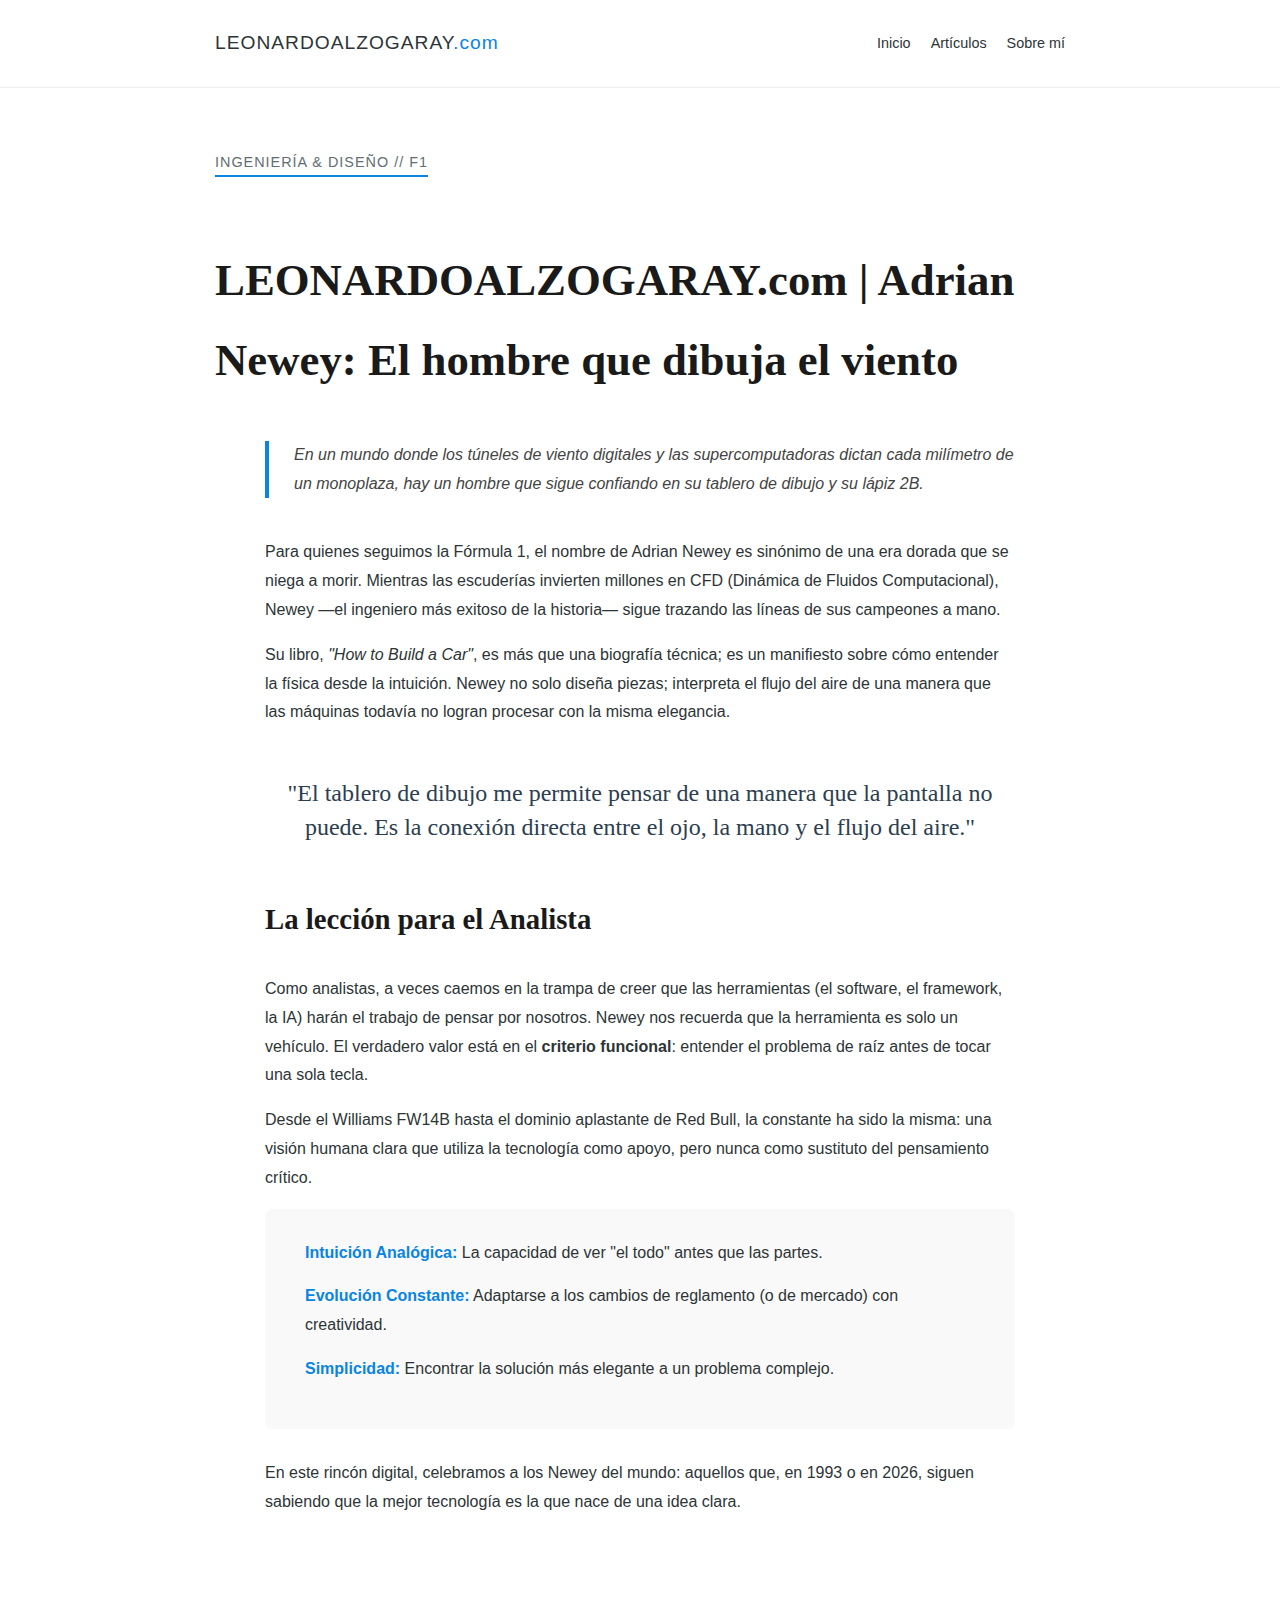
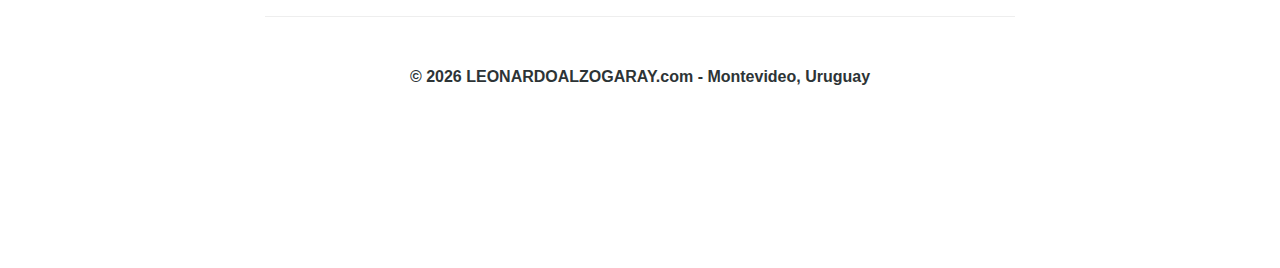
<file: adrian-newey.html>
<!DOCTYPE html>
<html lang="es">
<head>
    <meta charset="UTF-8">
    <meta name="viewport" content="width=device-width, initial-scale=1.0">
    <title>Adrian Newey: El Genio del Lápiz | LEONARDO.tech</title>
    <link rel="stylesheet" href="css/style.css">
    <link href="https://fonts.googleapis.com/css2?family=Playfair+Display:wght@700&family=Inter:wght@400;500;700&display=swap" rel="stylesheet">
</head>
<body>

    <nav class="navbar">
        <div class="nav-container">
            <a href="index.html" class="logo">LEONARDOALZOGARAY<span>.com</span></a>
            <ul class="nav-links">
                <li><a href="index.html">Inicio</a></li>
                <li><a href="articulos.html">Artículos</a></li>
                <li><a href="sobre-mi.html">Sobre mí</a></li>
            </ul>
        </div>
    </nav>

    <main class="container">
        <header class="post-header">
            <span class="post-meta">Ingeniería & Diseño // F1</span>
            <h1>LEONARDOALZOGARAY.com | Adrian Newey: El hombre que dibuja el viento</h1>
        </header>

        <section class="post-body">
            <div class="personal-intro">
                <p>En un mundo donde los túneles de viento digitales y las supercomputadoras dictan cada milímetro de un monoplaza, hay un hombre que sigue confiando en su tablero de dibujo y su lápiz 2B.</p>
            </div>

            <div class="article-text">
                <p>Para quienes seguimos la Fórmula 1, el nombre de Adrian Newey es sinónimo de una era dorada que se niega a morir. Mientras las escuderías invierten millones en CFD (Dinámica de Fluidos Computacional), Newey —el ingeniero más exitoso de la historia— sigue trazando las líneas de sus campeones a mano.</p>
                
                <p>Su libro, <em>"How to Build a Car"</em>, es más que una biografía técnica; es un manifiesto sobre cómo entender la física desde la intuición. Newey no solo diseña piezas; interpreta el flujo del aire de una manera que las máquinas todavía no logran procesar con la misma elegancia.</p>
                
                <blockquote class="fancy-quote">
                    "El tablero de dibujo me permite pensar de una manera que la pantalla no puede. Es la conexión directa entre el ojo, la mano y el flujo del aire."
                </blockquote>

                <h3>La lección para el Analista</h3>
                <p>Como analistas, a veces caemos en la trampa de creer que las herramientas (el software, el framework, la IA) harán el trabajo de pensar por nosotros. Newey nos recuerda que la herramienta es solo un vehículo. El verdadero valor está en el <strong>criterio funcional</strong>: entender el problema de raíz antes de tocar una sola tecla.</p>

                <p>Desde el Williams FW14B hasta el dominio aplastante de Red Bull, la constante ha sido la misma: una visión humana clara que utiliza la tecnología como apoyo, pero nunca como sustituto del pensamiento crítico.</p>
                
                <ul class="tech-highlights">
                    <li><strong>Intuición Analógica:</strong> La capacidad de ver "el todo" antes que las partes.</li>
                    <li><strong>Evolución Constante:</strong> Adaptarse a los cambios de reglamento (o de mercado) con creatividad.</li>
                    <li><strong>Simplicidad:</strong> Encontrar la solución más elegante a un problema complejo.</li>
                </ul>

                <p style="margin-top: 30px;">En este rincón digital, celebramos a los Newey del mundo: aquellos que, en 1993 o en 2026, siguen sabiendo que la mejor tecnología es la que nace de una idea clara.</p>
            </div>

              <footer class="post-footer" style="margin-top: 100px; padding-bottom: 40px; text-align: center; border-top: 1px solid #eee;">
        <p>© 2026 LEONARDOALZOGARAY.com - Montevideo, Uruguay</p>
    </footer>

        </section>
    </main>

</body>
</html>
</file>
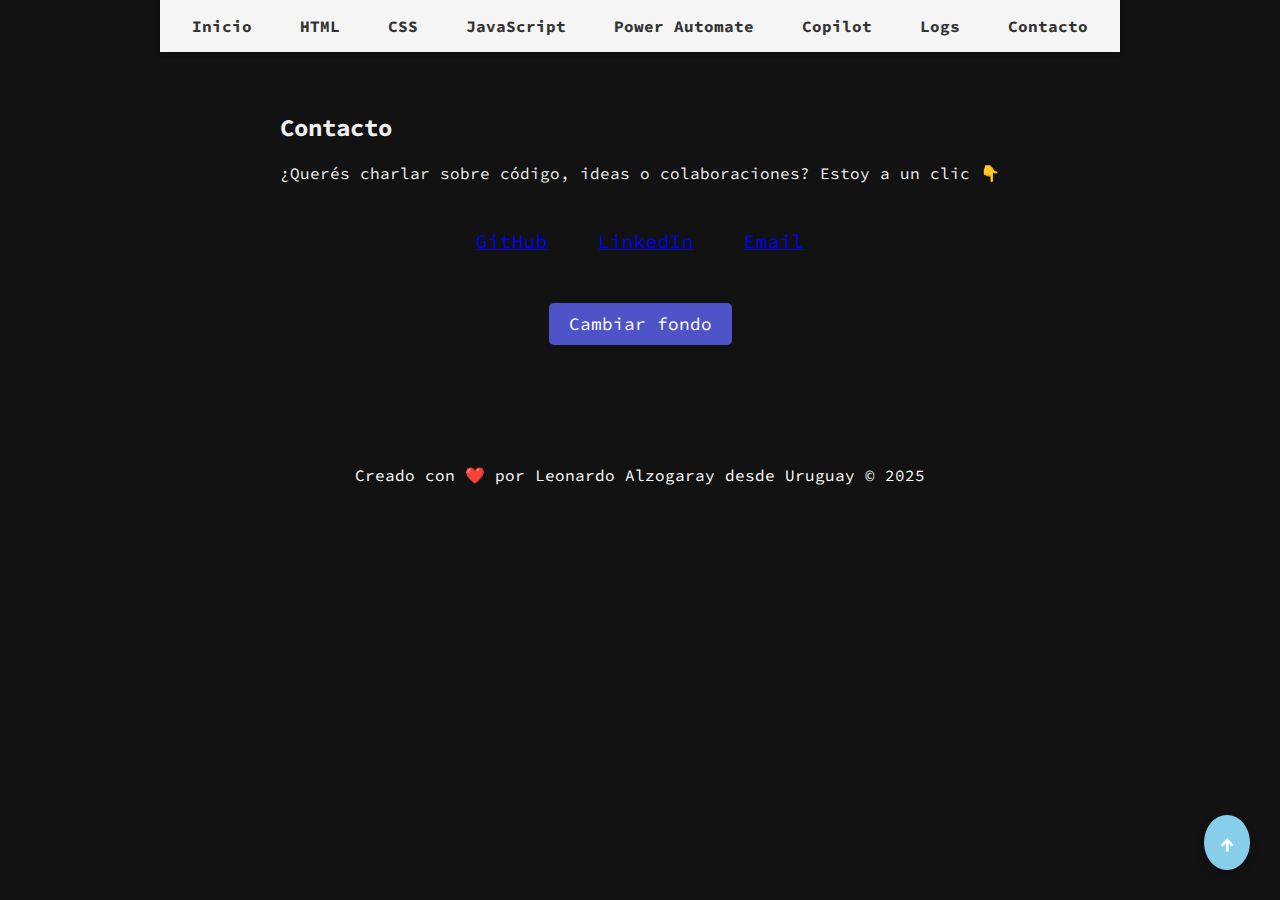
<file: contacto.html>
<!DOCTYPE html>
<html lang="es">
<head>
  <meta charset="UTF-8">
  <meta name="viewport" content="width=device-width, initial-scale=1.0">
  <title>Contacto</title>
  
  <!-- Tipografía de Google Fonts -->
  <link href="https://fonts.googleapis.com/css2?family=Source+Code+Pro&display=swap" rel="stylesheet">
  <!-- Favicon -->
  <link rel="icon" href="favicon.ico" type="image/x-icon">
  <!-- Estilos personalizados -->
  <link rel="stylesheet" href="style.css">
</head>
<header>
    <nav class="menu">
        <ul>
          <li><a href="index.html">Inicio</a></li>
          <li><a href="#html">HTML</a></li>
          <li><a href="#css">CSS</a></li>
          <li><a href="#js">JavaScript</a></li>
          <li><a href="#power">Power Automate</a></li>
          <li><a href="#copilot">Copilot</a></li>
          <li><a href="logs.html">Logs</a></li>
          <li><a href="contacto.html">Contacto</a></li>
        </ul>
      </nav>
</header>
<body>
    <a href="index.html" class="scroll-up">↑</a>
    <main>
    <section id="contacto">
      <br>  
      <h2>Contacto</h2>
        <p>¿Querés charlar sobre código, ideas o colaboraciones? Estoy a un clic 👇</p>
        
        <div class="redes">
          <a href="https://github.com/leoalzogaray" target="_blank" class="boton-contacto">GitHub</a>
          <a href="https://linkedin.com/in/leonardoalzogaray" target="_blank" class="boton-contacto">LinkedIn</a>
          <a href="mailto:leonardo@leonardoalzogaray.com" class="boton-contacto">Email</a>
        </div>
        <button onclick="cambiarFondoContacto()" style="display: block; margin: 20px auto;">Cambiar fondo</button>
      <br>
      </section>
    </main> 
<script>
  function cambiarFondoContacto() {
    const colores = ["#f39c12", "#16a085", "#8e44ad", "#2980b9", "#e84393"];
    const indice = Math.floor(Math.random() * colores.length);
    const seccionContacto = document.getElementById("contacto");
    seccionContacto.style.backgroundColor = colores[indice];
            seccionContacto.style.color = "#ffffff";
  }
  </script> 
    </body>
    <br>
             <footer>
          <p class="contact-info">Creado con ❤️ por Leonardo Alzogaray desde Uruguay &copy; 2025</p>
      </footer>
   </html>
</file>
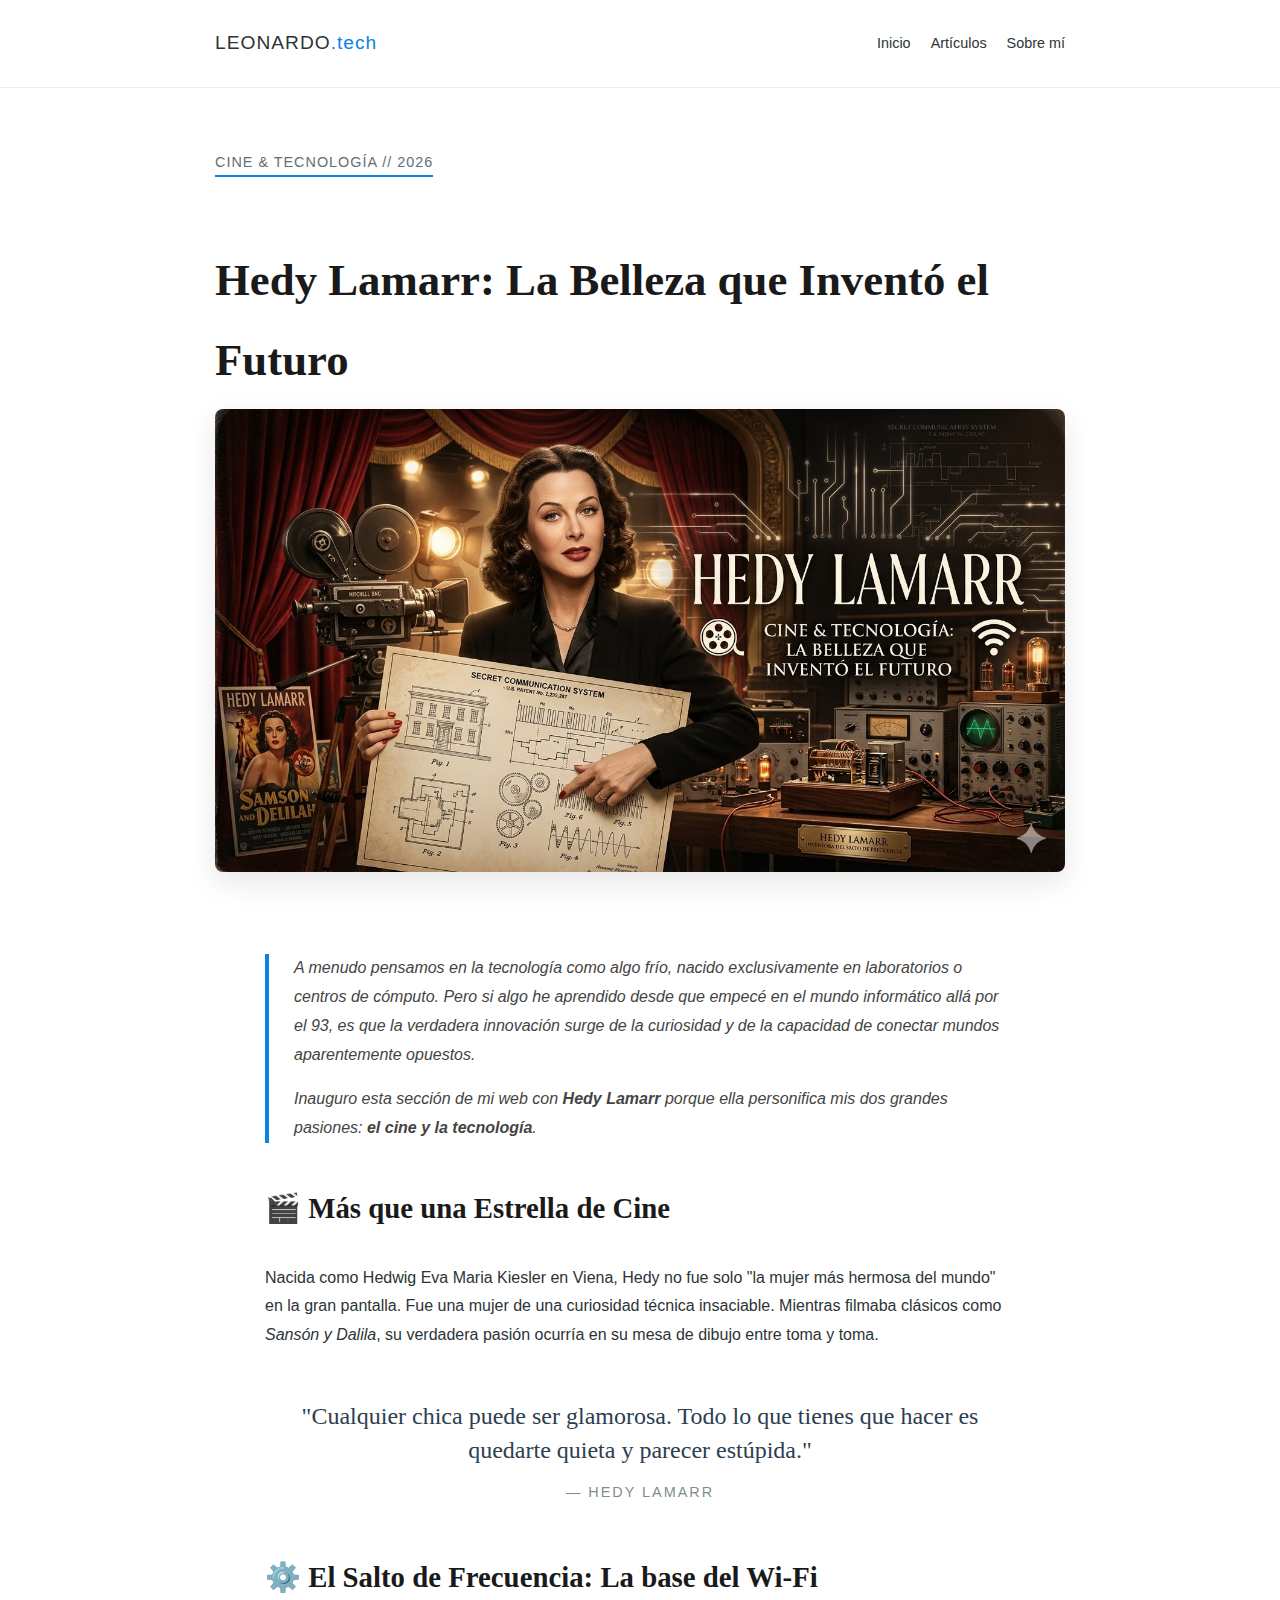
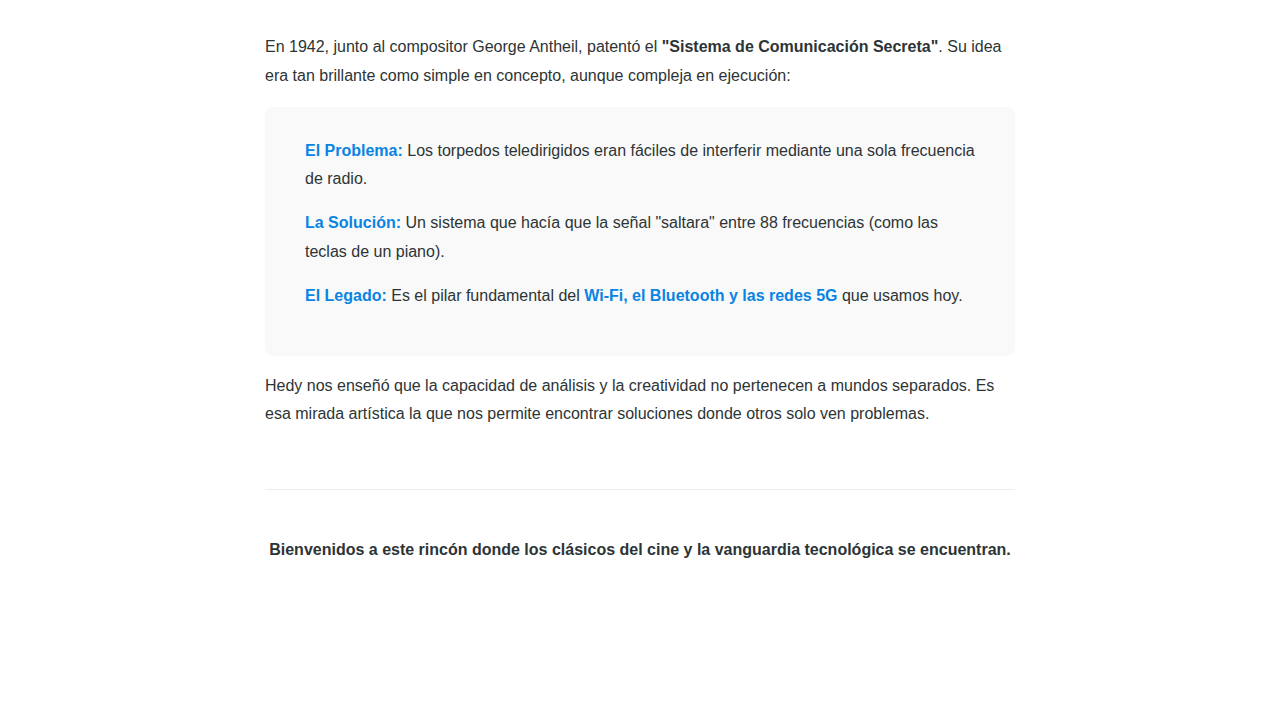
<file: hedy-lamarr.html>
<!DOCTYPE html>
<html lang="es">
<head>
    <meta charset="UTF-8">
    <meta name="viewport" content="width=device-width, initial-scale=1.0">
    <title>Leonardo | Cine y Tecnología</title>
    <link rel="stylesheet" href="css/style.css">
</head>
<body>
    <nav class="navbar">
    <div class="nav-container">
        <a href="index.html" class="logo">LEONARDO<span>.tech</span></a>
        <ul class="nav-links">
            <li><a href="index.html">Inicio</a></li>
            <li><a href="articulos.html">Artículos</a></li>
            <li><a href="sobre-mi.html">Sobre mí</a></li>
        </ul>
    </div>
</nav>
    <div class="container">
        <header class="post-header">
            <span class="post-meta">Cine & Tecnología // 2026</span>
            <h1>Hedy Lamarr: La Belleza que Inventó el Futuro</h1>
        </header>

        <img src="img/hedy-lamarr.jpg" class="featured-image" alt="Hedy Lamarr">

<section class="post-body">
    <div class="personal-intro">
        <p>A menudo pensamos en la tecnología como algo frío, nacido exclusivamente en laboratorios o centros de cómputo. Pero si algo he aprendido desde que empecé en el mundo informático allá por el 93, es que la verdadera innovación surge de la curiosidad y de la capacidad de conectar mundos aparentemente opuestos.</p>
        <p>Inauguro esta sección de mi web con <strong>Hedy Lamarr</strong> porque ella personifica mis dos grandes pasiones: <strong>el cine y la tecnología</strong>.</p>
    </div>

    <div class="article-text">
        <h3>🎬 Más que una Estrella de Cine</h3>
        <p>Nacida como Hedwig Eva Maria Kiesler en Viena, Hedy no fue solo "la mujer más hermosa del mundo" en la gran pantalla. Fue una mujer de una curiosidad técnica insaciable. Mientras filmaba clásicos como <em>Sansón y Dalila</em>, su verdadera pasión ocurría en su mesa de dibujo entre toma y toma.</p>
        
        <blockquote class="fancy-quote">
            "Cualquier chica puede ser glamorosa. Todo lo que tienes que hacer es quedarte quieta y parecer estúpida."
            <span>— Hedy Lamarr</span>
        </blockquote>

        <h3>⚙️ El Salto de Frecuencia: La base del Wi-Fi</h3>
        <p>En 1942, junto al compositor George Antheil, patentó el <strong>"Sistema de Comunicación Secreta"</strong>. Su idea era tan brillante como simple en concepto, aunque compleja en ejecución:</p>
        
        <ul class="tech-highlights">
            <li><strong>El Problema:</strong> Los torpedos teledirigidos eran fáciles de interferir mediante una sola frecuencia de radio.</li>
            <li><strong>La Solución:</strong> Un sistema que hacía que la señal "saltara" entre 88 frecuencias (como las teclas de un piano).</li>
            <li><strong>El Legado:</strong> Es el pilar fundamental del <strong>Wi-Fi, el Bluetooth y las redes 5G</strong> que usamos hoy.</li>
        </ul>

        <p>Hedy nos enseñó que la capacidad de análisis y la creatividad no pertenecen a mundos separados. Es esa mirada artística la que nos permite encontrar soluciones donde otros solo ven problemas.</p>
    </div>

    <footer class="post-footer">
        <p>Bienvenidos a este rincón donde los clásicos del cine y la vanguardia tecnológica se encuentran.</p>
    </footer>
</section>
</body>
</html>
</file>
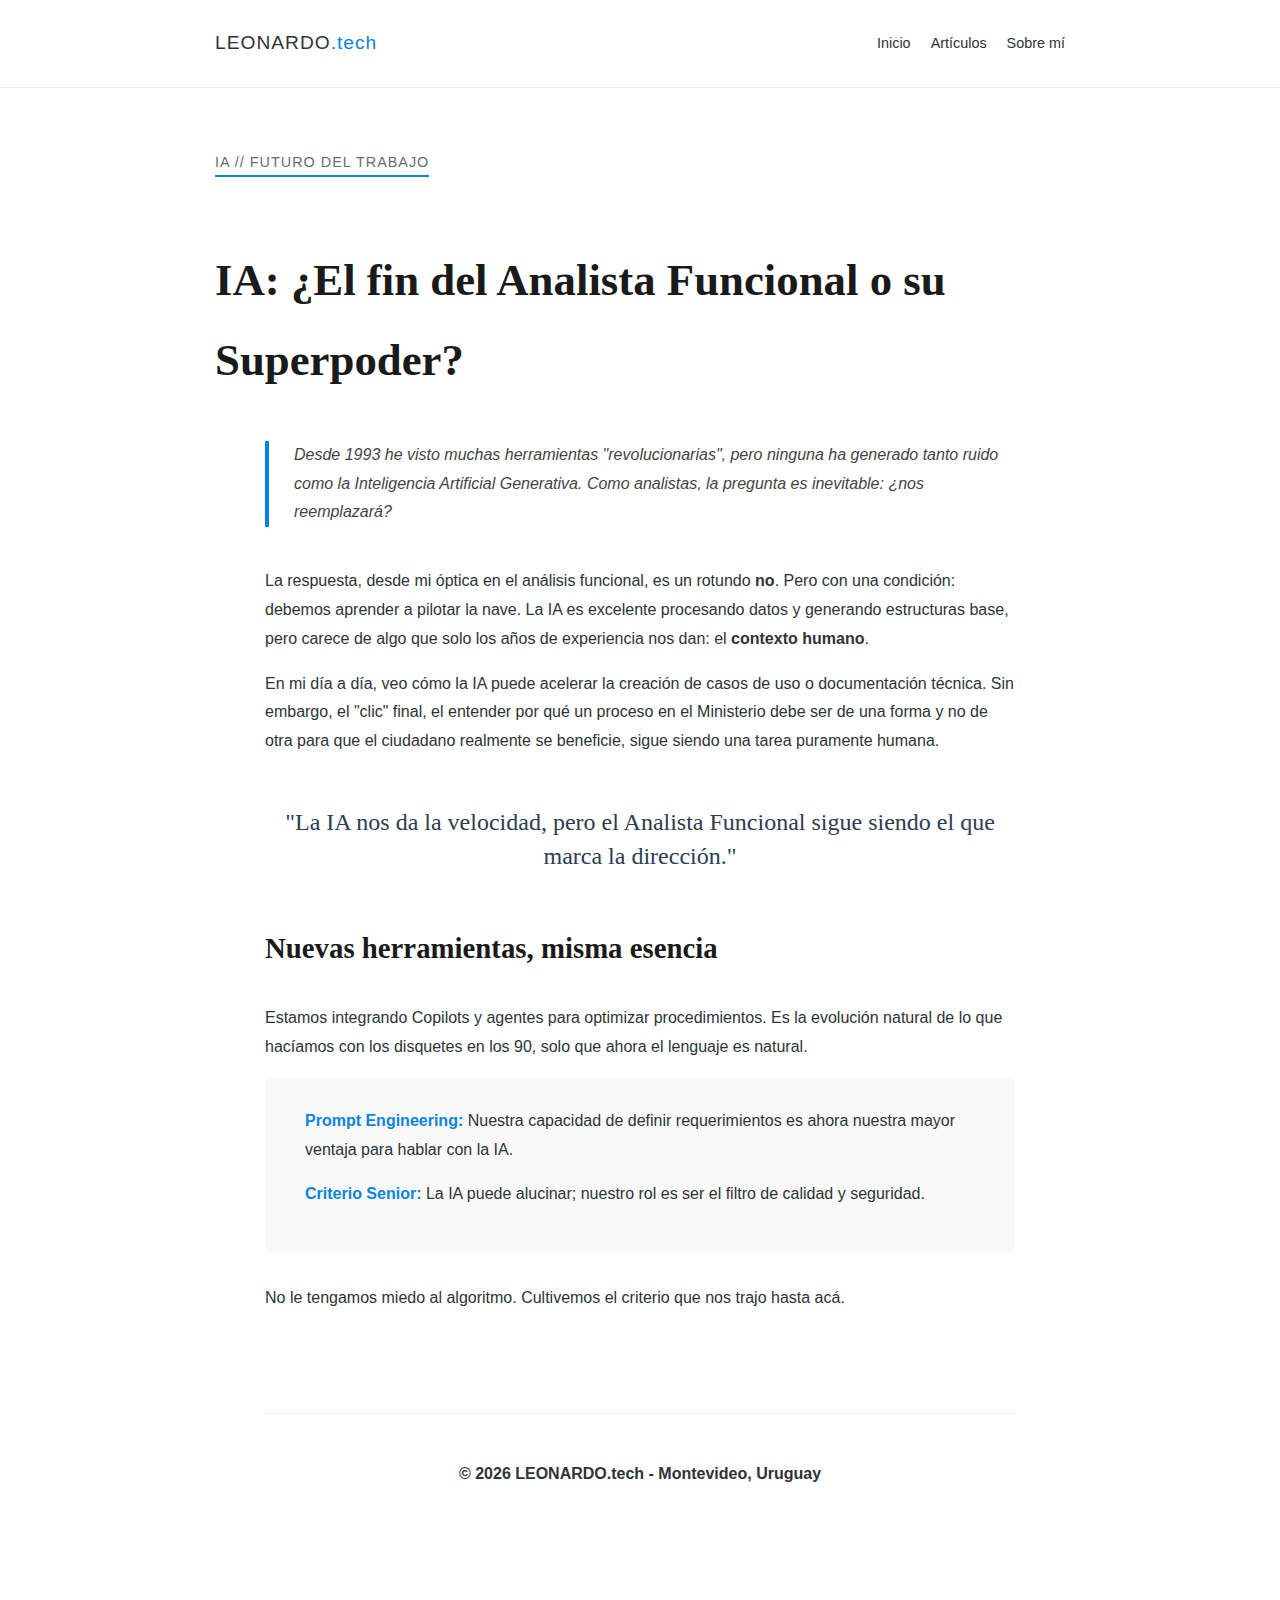
<file: ia-analisis.html>
<!DOCTYPE html>
<html lang="es">
<head>
    <meta charset="UTF-8">
    <meta name="viewport" content="width=device-width, initial-scale=1.0">
    <title>IA y Análisis Funcional | LEONARDO.tech</title>
    <link rel="stylesheet" href="css/style.css">
    <link href="https://fonts.googleapis.com/css2?family=Playfair+Display:wght@700&family=Inter:wght@400;500;700&display=swap" rel="stylesheet">
</head>
<body>

    <nav class="navbar">
        <div class="nav-container">
            <a href="index.html" class="logo">LEONARDO<span>.tech</span></a>
            <ul class="nav-links">
                <li><a href="index.html">Inicio</a></li>
                <li><a href="articulos.html">Artículos</a></li>
                <li><a href="sobre-mi.html">Sobre mí</a></li>
            </ul>
        </div>
    </nav>

    <main class="container">
        <header class="post-header">
            <span class="post-meta">IA // Futuro del Trabajo</span>
            <h1>IA: ¿El fin del Analista Funcional o su Superpoder?</h1>
        </header>

        <section class="post-body">
            <div class="personal-intro">
                <p>Desde 1993 he visto muchas herramientas "revolucionarias", pero ninguna ha generado tanto ruido como la Inteligencia Artificial Generativa. Como analistas, la pregunta es inevitable: ¿nos reemplazará?</p>
            </div>

            <div class="article-text">
                <p>La respuesta, desde mi óptica en el análisis funcional, es un rotundo <strong>no</strong>. Pero con una condición: debemos aprender a pilotar la nave. La IA es excelente procesando datos y generando estructuras base, pero carece de algo que solo los años de experiencia nos dan: el <strong>contexto humano</strong>.</p>
                
                <p>En mi día a día, veo cómo la IA puede acelerar la creación de casos de uso o documentación técnica. Sin embargo, el "clic" final, el entender por qué un proceso en el Ministerio debe ser de una forma y no de otra para que el ciudadano realmente se beneficie, sigue siendo una tarea puramente humana.</p>
                
                <blockquote class="fancy-quote">
                    "La IA nos da la velocidad, pero el Analista Funcional sigue siendo el que marca la dirección."
                </blockquote>

                <h3>Nuevas herramientas, misma esencia</h3>
                <p>Estamos integrando Copilots y agentes para optimizar procedimientos. Es la evolución natural de lo que hacíamos con los disquetes en los 90, solo que ahora el lenguaje es natural.</p>
                
                <ul class="tech-highlights">
                    <li><strong>Prompt Engineering:</strong> Nuestra capacidad de definir requerimientos es ahora nuestra mayor ventaja para hablar con la IA.</li>
                    <li><strong>Criterio Senior:</strong> La IA puede alucinar; nuestro rol es ser el filtro de calidad y seguridad.</li>
                </ul>

                <p style="margin-top: 30px;">No le tengamos miedo al algoritmo. Cultivemos el criterio que nos trajo hasta acá.</p>
            </div>
            
       <footer class="post-footer" style="margin-top: 100px; padding-bottom: 40px; text-align: center; border-top: 1px solid #eee;">
        <p>© 2026 LEONARDO.tech - Montevideo, Uruguay</p>
       </footer>
        </section>
    </main>
  >

</body>
</html>
</file>
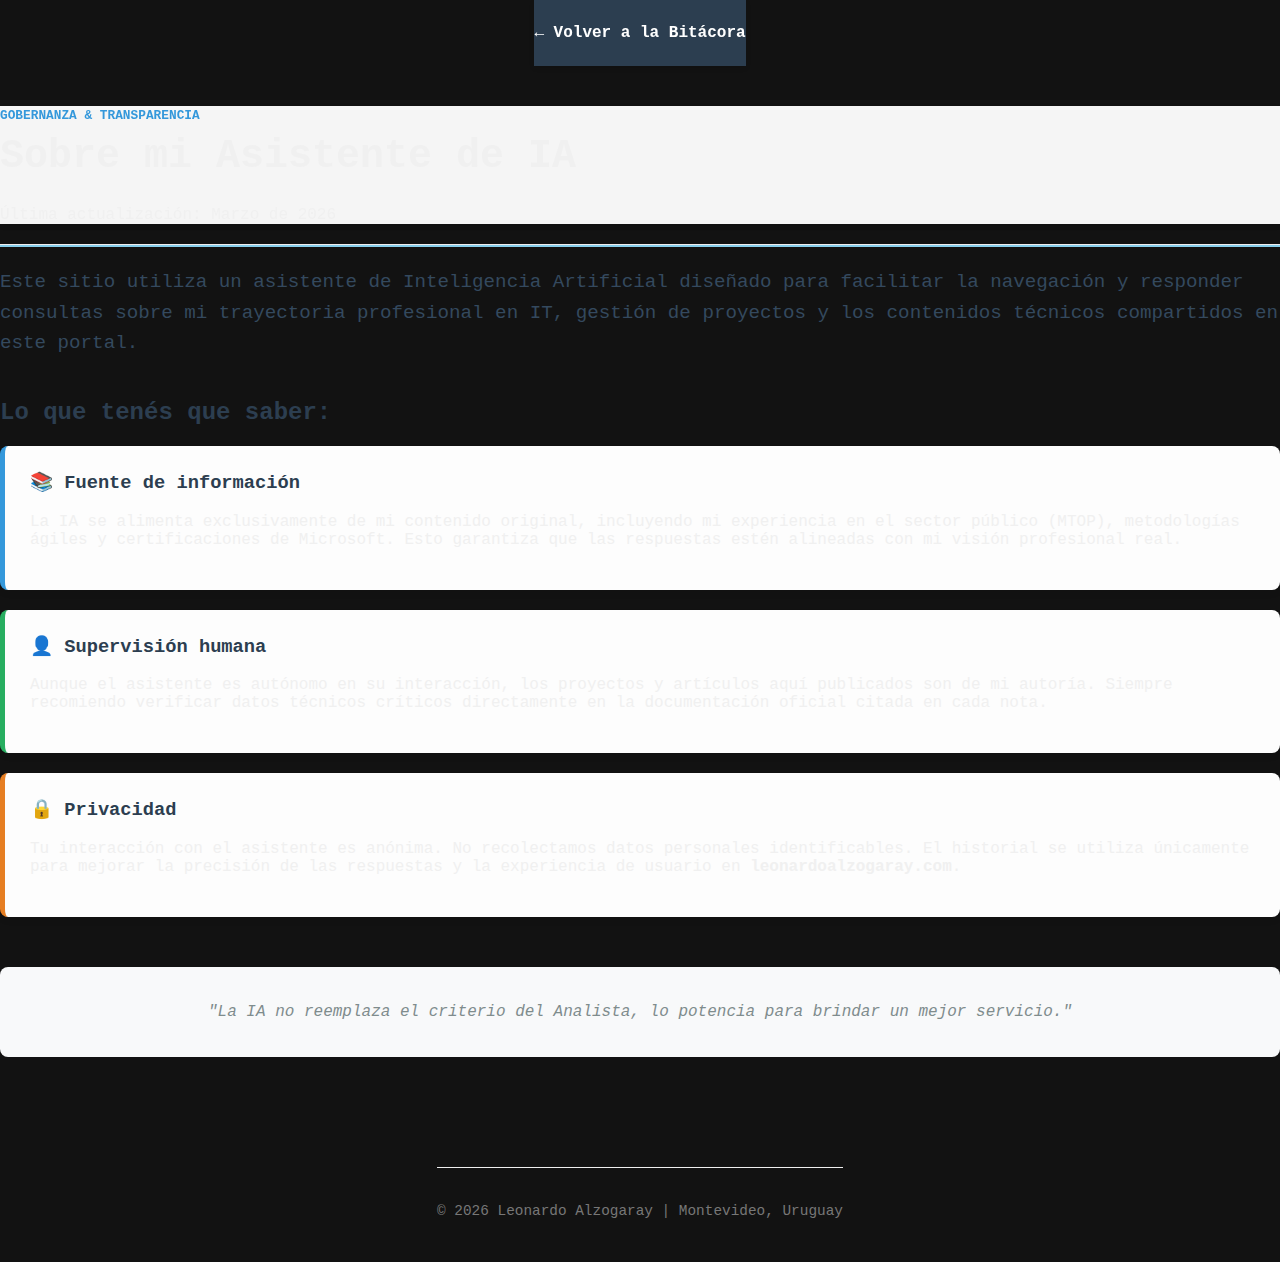
<file: ia-asistente.html>
<!DOCTYPE html>
<html lang="es">
<head>
    <meta charset="UTF-8">
    <meta name="viewport" content="width=device-width, initial-scale=1.0">
    <title>Sobre mi Asistente de IA | Leonardo Alzogaray</title>
    <link rel="stylesheet" href="style.css"> </head>
<body>

<header class="main-header" style="padding: 1.5rem 0; background-color: #2c3e50;">
    <nav class="container">
        <a href="index.html" style="color: white; text-decoration: none; font-weight: bold;">
            ← Volver a la Bitácora
        </a>
    </nav>
</header>

<main class="container" style="margin-top: 40px; margin-bottom: 60px;">
    <article class="full-post ai-governance-page">
        <header class="post-header">
            <span class="category" style="color: #3498db; font-weight: bold; text-transform: uppercase; font-size: 0.8rem;">Gobernanza & Transparencia</span>
            <h1 style="font-size: 2.5rem; margin-top: 10px;">Sobre mi Asistente de IA</h1>
            <p class="post-meta">Última actualización: Marzo de 2026</p>
        </header>

        <hr class="separator" style="border: 0; border-top: 1px solid #eee; margin: 20px 0;">

        <section class="post-content">
            <p style="font-size: 1.2rem; line-height: 1.6; color: #34495e;">
                Este sitio utiliza un asistente de Inteligencia Artificial diseñado para facilitar la navegación y responder consultas sobre mi trayectoria profesional en IT, gestión de proyectos y los contenidos técnicos compartidos en este portal.
            </p>

            <h2 style="margin-top: 40px; color: #2c3e50;">Lo que tenés que saber:</h2>
            
            <div class="info-grid" style="display: grid; gap: 20px; margin-top: 20px;">
                
                <div class="info-item" style="background: #fdfdfd; padding: 25px; border-radius: 8px; border-left: 5px solid #3498db; box-shadow: 0 4px 6px rgba(0,0,0,0.05);">
                    <h3 style="margin-top: 0; color: #2c3e50;">📚 Fuente de información</h3>
                    <p>La IA se alimenta exclusivamente de mi contenido original, incluyendo mi experiencia en el sector público (MTOP), metodologías ágiles y certificaciones de Microsoft. Esto garantiza que las respuestas estén alineadas con mi visión profesional real.</p>
                </div>

                <div class="info-item" style="background: #fdfdfd; padding: 25px; border-radius: 8px; border-left: 5px solid #27ae60; box-shadow: 0 4px 6px rgba(0,0,0,0.05);">
                    <h3 style="margin-top: 0; color: #2c3e50;">👤 Supervisión humana</h3>
                    <p>Aunque el asistente es autónomo en su interacción, los proyectos y artículos aquí publicados son de mi autoría. Siempre recomiendo verificar datos técnicos críticos directamente en la documentación oficial citada en cada nota.</p>
                </div>

                <div class="info-item" style="background: #fdfdfd; padding: 25px; border-radius: 8px; border-left: 5px solid #e67e22; box-shadow: 0 4px 6px rgba(0,0,0,0.05);">
                    <h3 style="margin-top: 0; color: #2c3e50;">🔒 Privacidad</h3>
                    <p>Tu interacción con el asistente es anónima. No recolectamos datos personales identificables. El historial se utiliza únicamente para mejorar la precisión de las respuestas y la experiencia de usuario en <strong>leonardoalzogaray.com</strong>.</p>
                </div>
            </div>
        </section>

        <section class="conclusion-section" style="margin-top: 50px; padding: 20px; background: #f8f9fa; border-radius: 8px; text-align: center;">
            <p style="font-style: italic; color: #7f8c8d;">
                "La IA no reemplaza el criterio del Analista, lo potencia para brindar un mejor servicio."
            </p>
        </section>
    </article>
</main>

<footer class="main-footer container" style="margin-top: 50px; padding: 20px 0; border-top: 1px solid #eee; text-align: center; font-size: 0.9rem; color: #777;">
    <p>© 2026 Leonardo Alzogaray | Montevideo, Uruguay</p>
</footer>

</body>
</html>
</file>
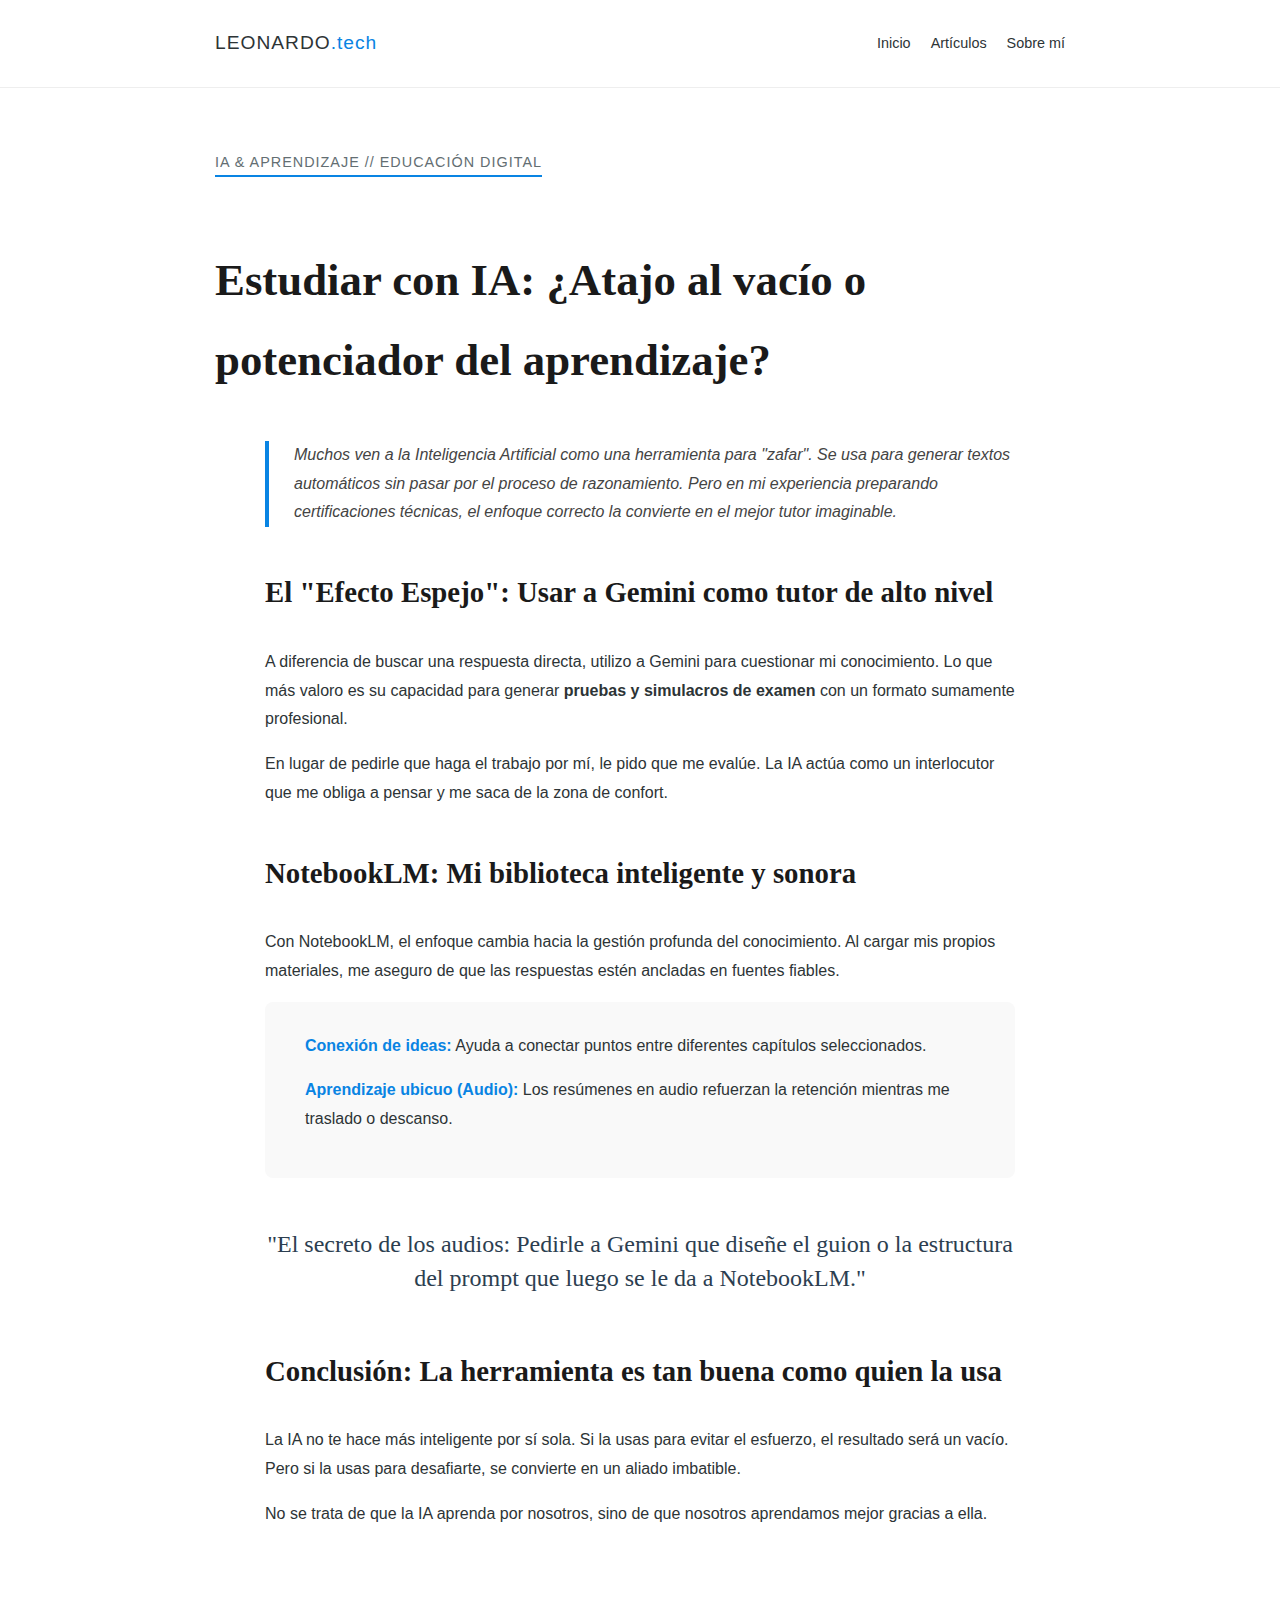
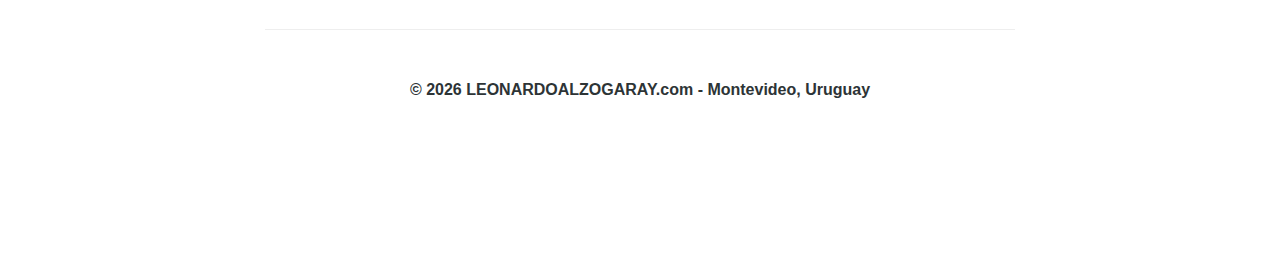
<file: ia-estudio.html>
<!DOCTYPE html>
<html lang="es">
<head>
    <meta charset="UTF-8">
    <meta name="viewport" content="width=device-width, initial-scale=1.0">
    <title>LEONARDOALZOGARAY.com |Estudiar con IA: ¿Atajo o Potenciador?</title>
    <link rel="stylesheet" href="css/style.css">
    <link href="https://fonts.googleapis.com/css2?family=Playfair+Display:wght@700&family=Inter:wght@400;500;700&display=swap" rel="stylesheet">
</head>
<body>

    <nav class="navbar">
        <div class="nav-container">
            <a href="index.html" class="logo">LEONARDO<span>.tech</span></a>
            <ul class="nav-links">
                <li><a href="index.html">Inicio</a></li>
                <li><a href="articulos.html">Artículos</a></li>
                <li><a href="sobre-mi.html">Sobre mí</a></li>
            </ul>
        </div>
    </nav>

    <main class="container">
        <header class="post-header">
            <span class="post-meta">IA & Aprendizaje // Educación Digital</span>
            <h1>Estudiar con IA: ¿Atajo al vacío o potenciador del aprendizaje?</h1>
        </header>

        <section class="post-body">
            <div class="personal-intro">
                <p>Muchos ven a la Inteligencia Artificial como una herramienta para "zafar". Se usa para generar textos automáticos sin pasar por el proceso de razonamiento. Pero en mi experiencia preparando certificaciones técnicas, el enfoque correcto la convierte en el mejor tutor imaginable.</p>
            </div>

            <div class="article-text">
                <h3>El "Efecto Espejo": Usar a Gemini como tutor de alto nivel</h3>
                <p>A diferencia de buscar una respuesta directa, utilizo a Gemini para cuestionar mi conocimiento. Lo que más valoro es su capacidad para generar <strong>pruebas y simulacros de examen</strong> con un formato sumamente profesional.</p>
                
                <p>En lugar de pedirle que haga el trabajo por mí, le pido que me evalúe. La IA actúa como un interlocutor que me obliga a pensar y me saca de la zona de confort.</p>
                
                <h3>NotebookLM: Mi biblioteca inteligente y sonora</h3>
                <p>Con NotebookLM, el enfoque cambia hacia la gestión profunda del conocimiento. Al cargar mis propios materiales, me aseguro de que las respuestas estén ancladas en fuentes fiables.</p>
                
                <ul class="tech-highlights">
                    <li><strong>Conexión de ideas:</strong> Ayuda a conectar puntos entre diferentes capítulos seleccionados.</li>
                    <li><strong>Aprendizaje ubicuo (Audio):</strong> Los resúmenes en audio refuerzan la retención mientras me traslado o descanso.</li>
                </ul>

                <blockquote class="fancy-quote">
                    "El secreto de los audios: Pedirle a Gemini que diseñe el guion o la estructura del prompt que luego se le da a NotebookLM."
                </blockquote>

                <h3>Conclusión: La herramienta es tan buena como quien la usa</h3>
                <p>La IA no te hace más inteligente por sí sola. Si la usas para evitar el esfuerzo, el resultado será un vacío. Pero si la usas para desafiarte, se convierte en un aliado imbatible.</p>
                
                <p>No se trata de que la IA aprenda por nosotros, sino de que nosotros aprendamos mejor gracias a ella.</p>
            </div>

             <footer class="post-footer" style="margin-top: 100px; padding-bottom: 40px; text-align: center; border-top: 1px solid #eee;">
        <p>© 2026 LEONARDOALZOGARAY.com - Montevideo, Uruguay</p>
    </footer>

        </section>
    </main>

</body>
</html>
</file>
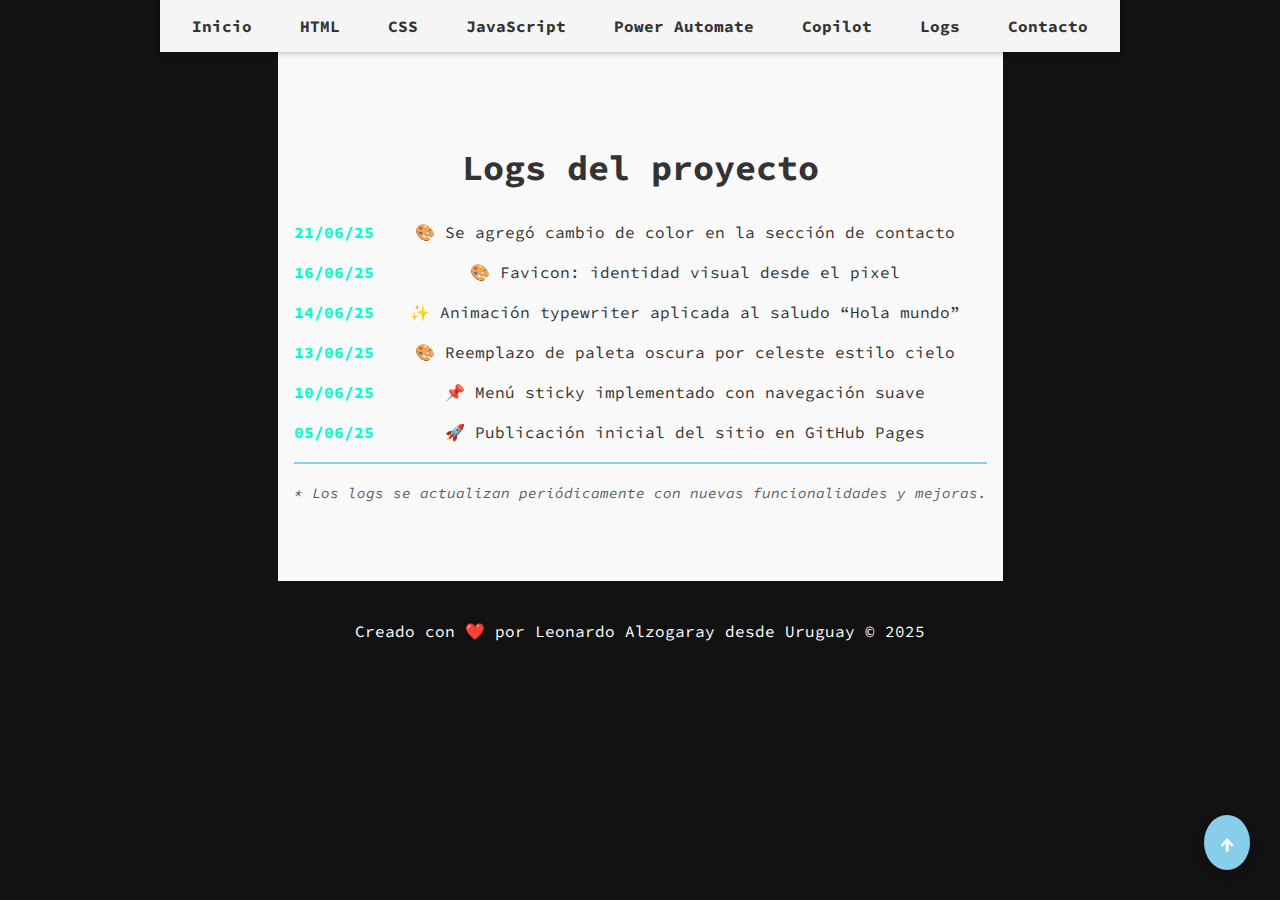
<file: logs.html>
<!DOCTYPE html>
<html lang="es">
<head>
  <meta charset="UTF-8">
  <meta name="viewport" content="width=device-width, initial-scale=1.0">
  <title>Leonardo.log</title>
  <!-- Tipografía de Google Fonts -->
  <link href="https://fonts.googleapis.com/css2?family=Source+Code+Pro&display=swap" rel="stylesheet">
  <!-- Favicon -->
  <link rel="icon" href="favicon.ico" type="image/x-icon">
  <!-- Estilos personalizados -->
  <link rel="stylesheet" href="style.css">
</head>
<header>
    <nav class="menu">
        <ul>
          <li><a href="index.html">Inicio</a></li>
          <li><a href="#html">HTML</a></li>
          <li><a href="#css">CSS</a></li>
          <li><a href="#js">JavaScript</a></li>
          <li><a href="#power">Power Automate</a></li>
          <li><a href="#copilot">Copilot</a></li>
          <li><a href="logs.html">Logs</a></li>
          <li><a href="contacto.html">Contacto</a></li>
        </ul>
      </nav>
</header>
<body>
    <a href="index.html" class="scroll-up">↑</a>
    <main>
    <section id="logs">
    <h2>Logs del proyecto</h2>
    <div class="timeline">
            <div class="log-item">
        <time class="log-fecha" datetime="2025-06-21">21/06/25</time>
        <p>🎨 Se agregó cambio de color en la sección de contacto</p>
      </div>
      <div class="log-item">
        <time class="log-fecha" datetime="2025-06-16">16/06/25</time>
        <p>🎨 Favicon: identidad visual desde el pixel</p>
      </div>
      <div class="log-item">
        <time class="log-fecha" datetime="2025-06-14">14/06/25</time>
        <p>✨ Animación typewriter aplicada al saludo “Hola mundo”</p>
      </div>
      <div class="log-item">
        <time class="log-fecha" datetime="2025-06-13">13/06/25</time>
        <p>🎨 Reemplazo de paleta oscura por celeste estilo cielo</p>
      </div>
      <div class="log-item">
        <time class="log-fecha" datetime="2025-06-10">10/06/25</time>
        <p>📌 Menú sticky implementado con navegación suave</p>
      </div>
      <div class="log-item">
        <time class="log-fecha" datetime="2025-06-05">05/06/25</time>
        <p>🚀 Publicación inicial del sitio en GitHub Pages</p>
      </div>
      </div>
      <hr></hr>
    <p class="nota">* Los logs se actualizan periódicamente con nuevas funcionalidades y mejoras.</p>
  </section>
</main>  
</body>

<footer>
    <p class="contact-info">Creado con ❤️ por Leonardo Alzogaray desde Uruguay &copy; 2025</p>
</footer>
</html>
</file>
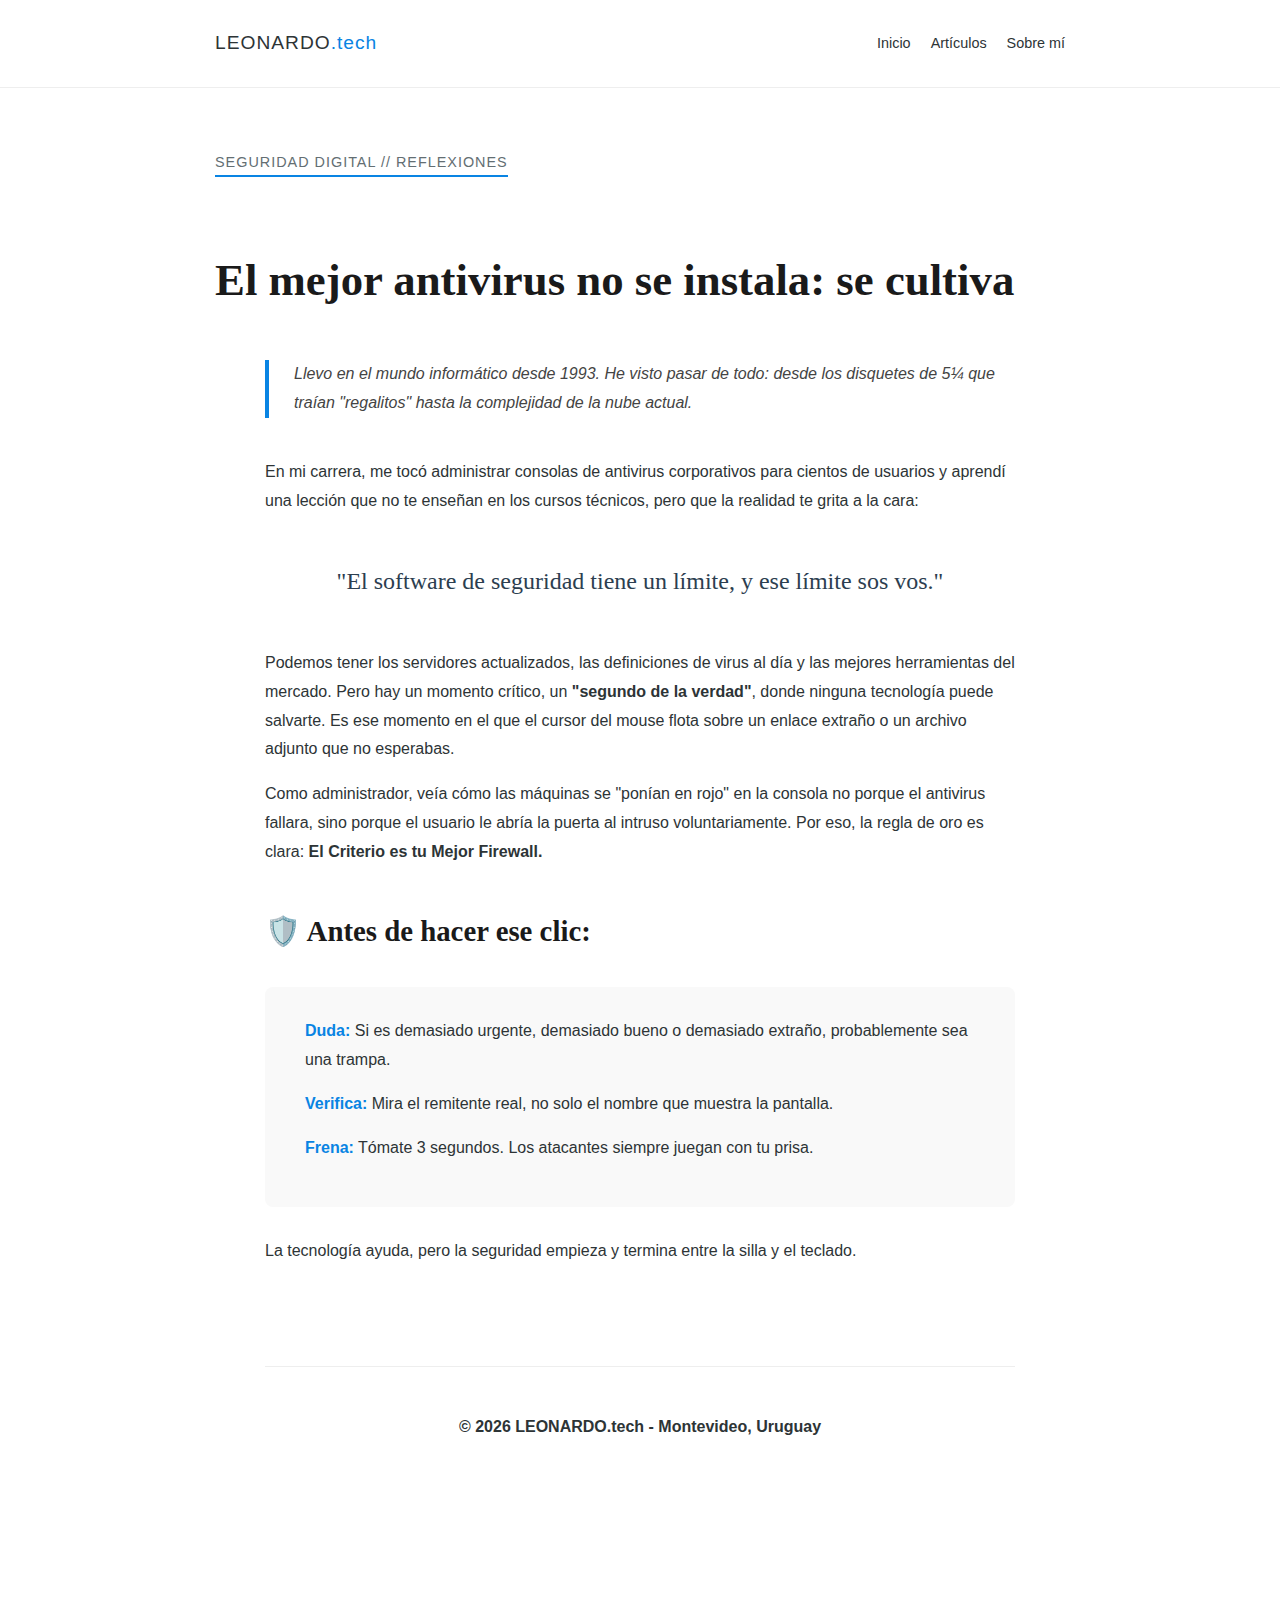
<file: seguridad-criterio.html>
<!DOCTYPE html>
<html lang="es">
<head>
    <meta charset="UTF-8">
    <meta name="viewport" content="width=device-width, initial-scale=1.0">
    <title>Seguridad: El Criterio es tu Firewall | LEONARDO.tech</title>
    <link rel="stylesheet" href="css/style.css">
    <link href="https://fonts.googleapis.com/css2?family=Playfair+Display:wght@700&family=Inter:wght@400;500;700&display=swap" rel="stylesheet">
</head>
<body>

    <nav class="navbar">
        <div class="nav-container">
            <a href="index.html" class="logo">LEONARDO<span>.tech</span></a>
            <ul class="nav-links">
                <li><a href="index.html">Inicio</a></li>
                <li><a href="articulos.html">Artículos</a></li>
                <li><a href="sobre-mi.html">Sobre mí</a></li>
            </ul>
        </div>
    </nav>

    <main class="container">
        <header class="post-header">
            <span class="post-meta">Seguridad Digital // Reflexiones</span>
            <h1>El mejor antivirus no se instala: se cultiva</h1>
        </header>

        <section class="post-body">
            <div class="personal-intro">
                <p>Llevo en el mundo informático desde 1993. He visto pasar de todo: desde los disquetes de 5¼ que traían "regalitos" hasta la complejidad de la nube actual.</p>
            </div>

            <div class="article-text">
                <p>En mi carrera, me tocó administrar consolas de antivirus corporativos para cientos de usuarios y aprendí una lección que no te enseñan en los cursos técnicos, pero que la realidad te grita a la cara:</p>
                
                <blockquote class="fancy-quote">
                    "El software de seguridad tiene un límite, y ese límite sos vos."
                </blockquote>

                <p>Podemos tener los servidores actualizados, las definiciones de virus al día y las mejores herramientas del mercado. Pero hay un momento crítico, un <strong>"segundo de la verdad"</strong>, donde ninguna tecnología puede salvarte. Es ese momento en el que el cursor del mouse flota sobre un enlace extraño o un archivo adjunto que no esperabas.</p>
                
                <p>Como administrador, veía cómo las máquinas se "ponían en rojo" en la consola no porque el antivirus fallara, sino porque el usuario le abría la puerta al intruso voluntariamente. Por eso, la regla de oro es clara: <strong>El Criterio es tu Mejor Firewall.</strong></p>

                <h3>🛡️ Antes de hacer ese clic:</h3>
                <ul class="tech-highlights">
                    <li><strong>Duda:</strong> Si es demasiado urgente, demasiado bueno o demasiado extraño, probablemente sea una trampa.</li>
                    <li><strong>Verifica:</strong> Mira el remitente real, no solo el nombre que muestra la pantalla.</li>
                    <li><strong>Frena:</strong> Tómate 3 segundos. Los atacantes siempre juegan con tu prisa.</li>
                </ul>

                <p style="margin-top: 30px;">La tecnología ayuda, pero la seguridad empieza y termina entre la silla y el teclado.</p>
            </div>

             <footer class="post-footer" style="margin-top: 100px; padding-bottom: 40px; text-align: center; border-top: 1px solid #eee;">
        <p>© 2026 LEONARDO.tech - Montevideo, Uruguay</p>
    </footer>

        </section>
    </main>

</body>
</html>
</file>
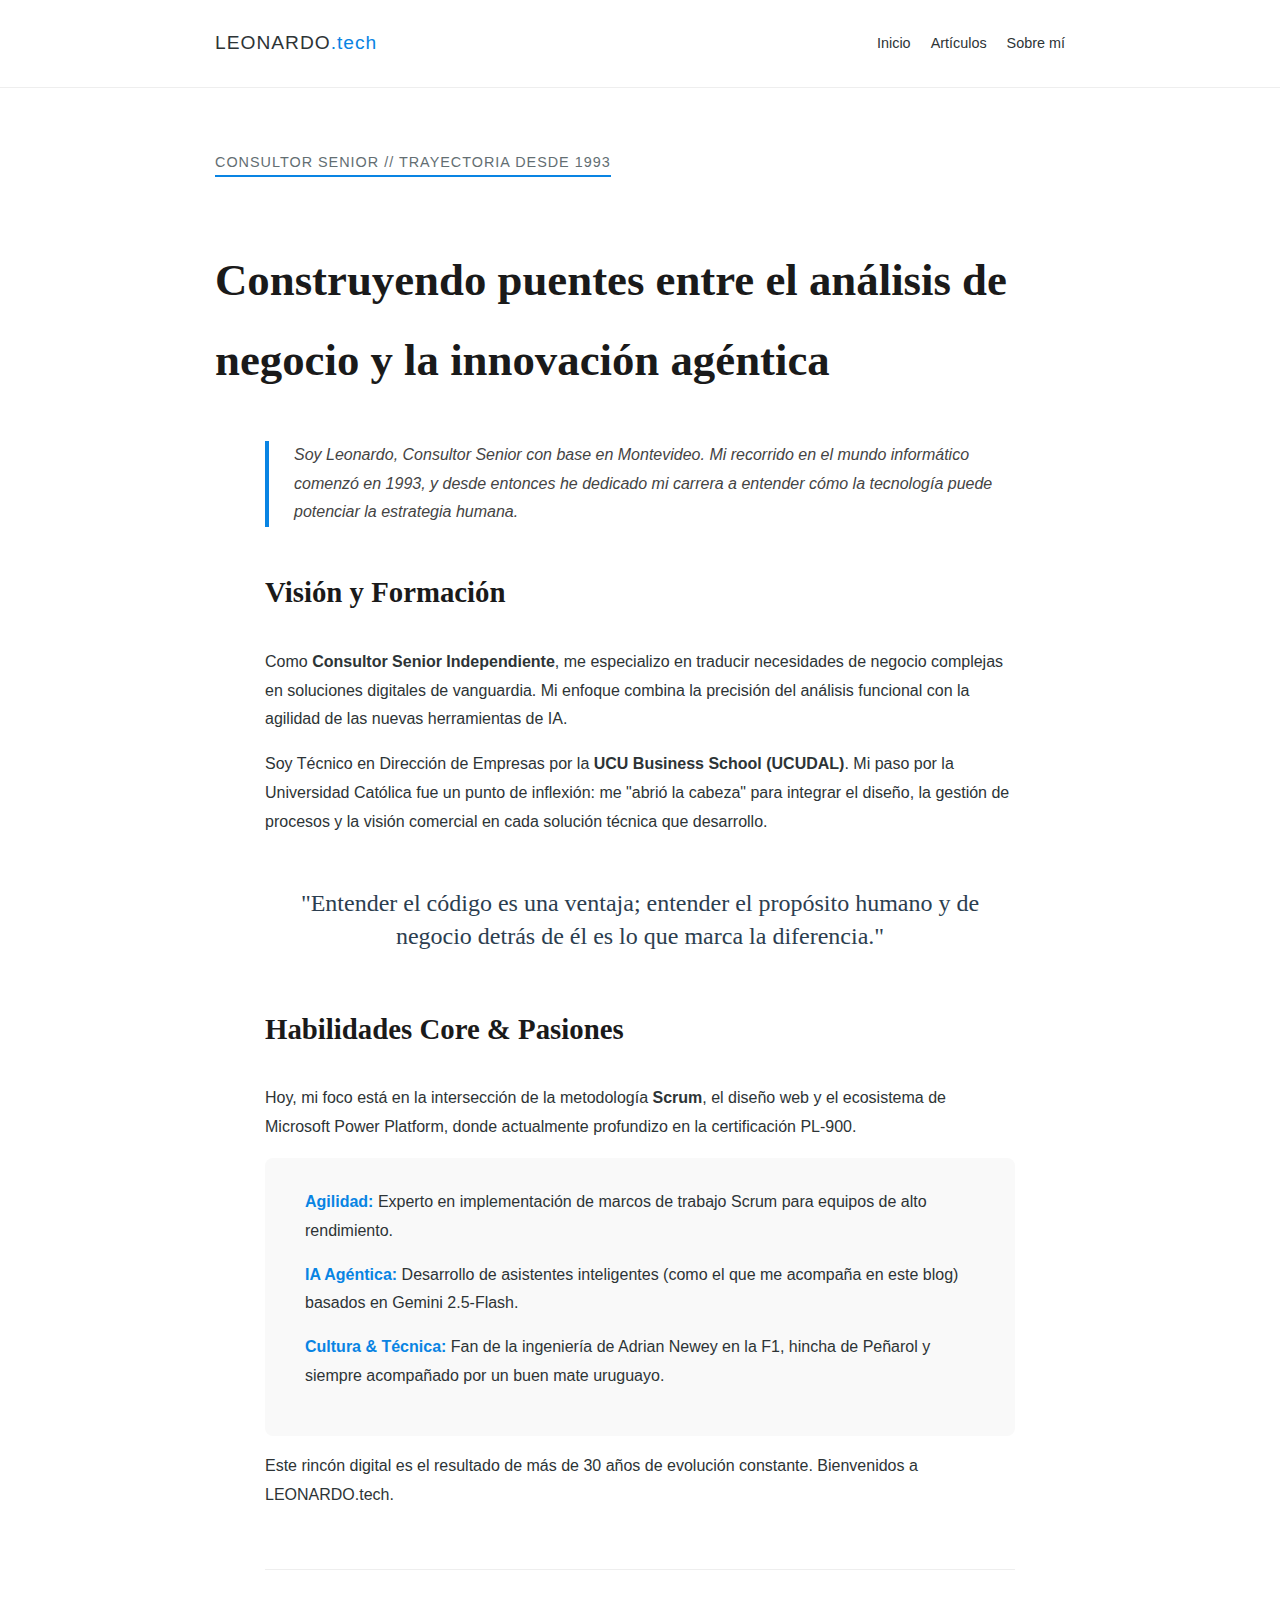
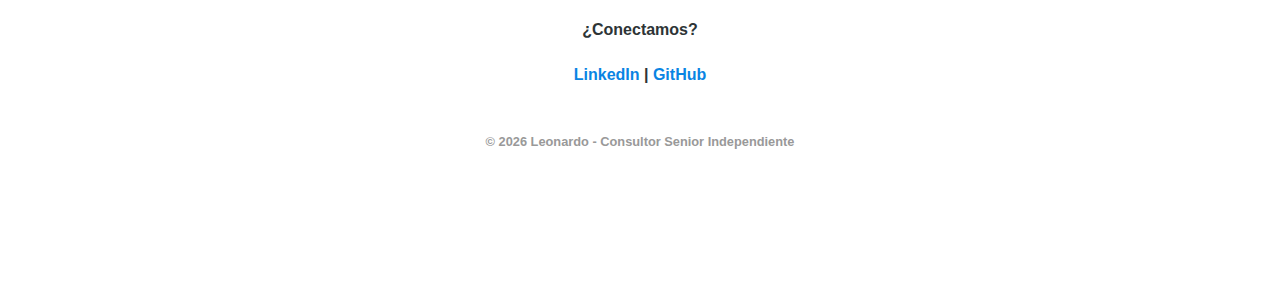
<file: sobre-mi.html>
<!DOCTYPE html>
<html lang="es">
<head>
    <meta charset="UTF-8">
    <meta name="viewport" content="width=device-width, initial-scale=1.0">
    <title>Sobre Mí | LEONARDO.tech</title>
    <link rel="stylesheet" href="css/style.css">
    <link href="https://fonts.googleapis.com/css2?family=Playfair+Display:wght@700&family=Inter:wght@400;500;700&display=swap" rel="stylesheet">
</head>
<body>

    <nav class="navbar">
        <div class="nav-container">
            <a href="index.html" class="logo">LEONARDO<span>.tech</span></a>
            <ul class="nav-links">
                <li><a href="index.html">Inicio</a></li>
                <li><a href="articulos.html">Artículos</a></li>
                <li><a href="sobre-mi.html">Sobre mí</a></li>
            </ul>
        </div>
    </nav>

    <main class="container">
        
        <header class="post-header">
            <span class="post-meta">Consultor Senior // Trayectoria desde 1993</span>
            <h1>Construyendo puentes entre el análisis de negocio y la innovación agéntica</h1>
        </header>

        <section class="post-body">
            
            <div class="personal-intro">
                <p>Soy Leonardo, Consultor Senior con base en Montevideo. Mi recorrido en el mundo informático comenzó en 1993, y desde entonces he dedicado mi carrera a entender cómo la tecnología puede potenciar la estrategia humana.</p>
            </div>

            <div class="article-text">
                <h3>Visión y Formación</h3>
                <p>Como <strong>Consultor Senior Independiente</strong>, me especializo en traducir necesidades de negocio complejas en soluciones digitales de vanguardia. Mi enfoque combina la precisión del análisis funcional con la agilidad de las nuevas herramientas de IA.</p>
                
                <p>Soy Técnico en Dirección de Empresas por la <strong>UCU Business School (UCUDAL)</strong>. Mi paso por la Universidad Católica fue un punto de inflexión: me "abrió la cabeza" para integrar el diseño, la gestión de procesos y la visión comercial en cada solución técnica que desarrollo.</p>
                
                <blockquote class="fancy-quote">
                    "Entender el código es una ventaja; entender el propósito humano y de negocio detrás de él es lo que marca la diferencia."
                </blockquote>

                <h3>Habilidades Core & Pasiones</h3>
                <p>Hoy, mi foco está en la intersección de la metodología <strong>Scrum</strong>, el diseño web y el ecosistema de Microsoft Power Platform, donde actualmente profundizo en la certificación PL-900.</p>
                
                <ul class="tech-highlights">
                    <li><strong>Agilidad:</strong> Experto en implementación de marcos de trabajo Scrum para equipos de alto rendimiento.</li>
                    <li><strong>IA Agéntica:</strong> Desarrollo de asistentes inteligentes (como el que me acompaña en este blog) basados en Gemini 2.5-Flash.</li>
                    <li><strong>Cultura & Técnica:</strong> Fan de la ingeniería de Adrian Newey en la F1, hincha de Peñarol y siempre acompañado por un buen mate uruguayo.</li>
                </ul>

                <p>Este rincón digital es el resultado de más de 30 años de evolución constante. Bienvenidos a LEONARDO.tech.</p>
            </div>

            <footer class="post-footer">
                <p>¿Conectamos?</p>
                <div style="margin-top: 15px;">
                    <a href="#" style="color: var(--color-acento); text-decoration: none; font-weight: bold;">LinkedIn</a> | 
                    <a href="#" style="color: var(--color-acento); text-decoration: none; font-weight: bold;">GitHub</a>
                </div>
                <p style="font-size: 0.8rem; color: #999; margin-top: 40px;">© 2026 Leonardo - Consultor Senior Independiente</p>
            </footer>
        </section>

    </main>

</body>
</html>
</file>
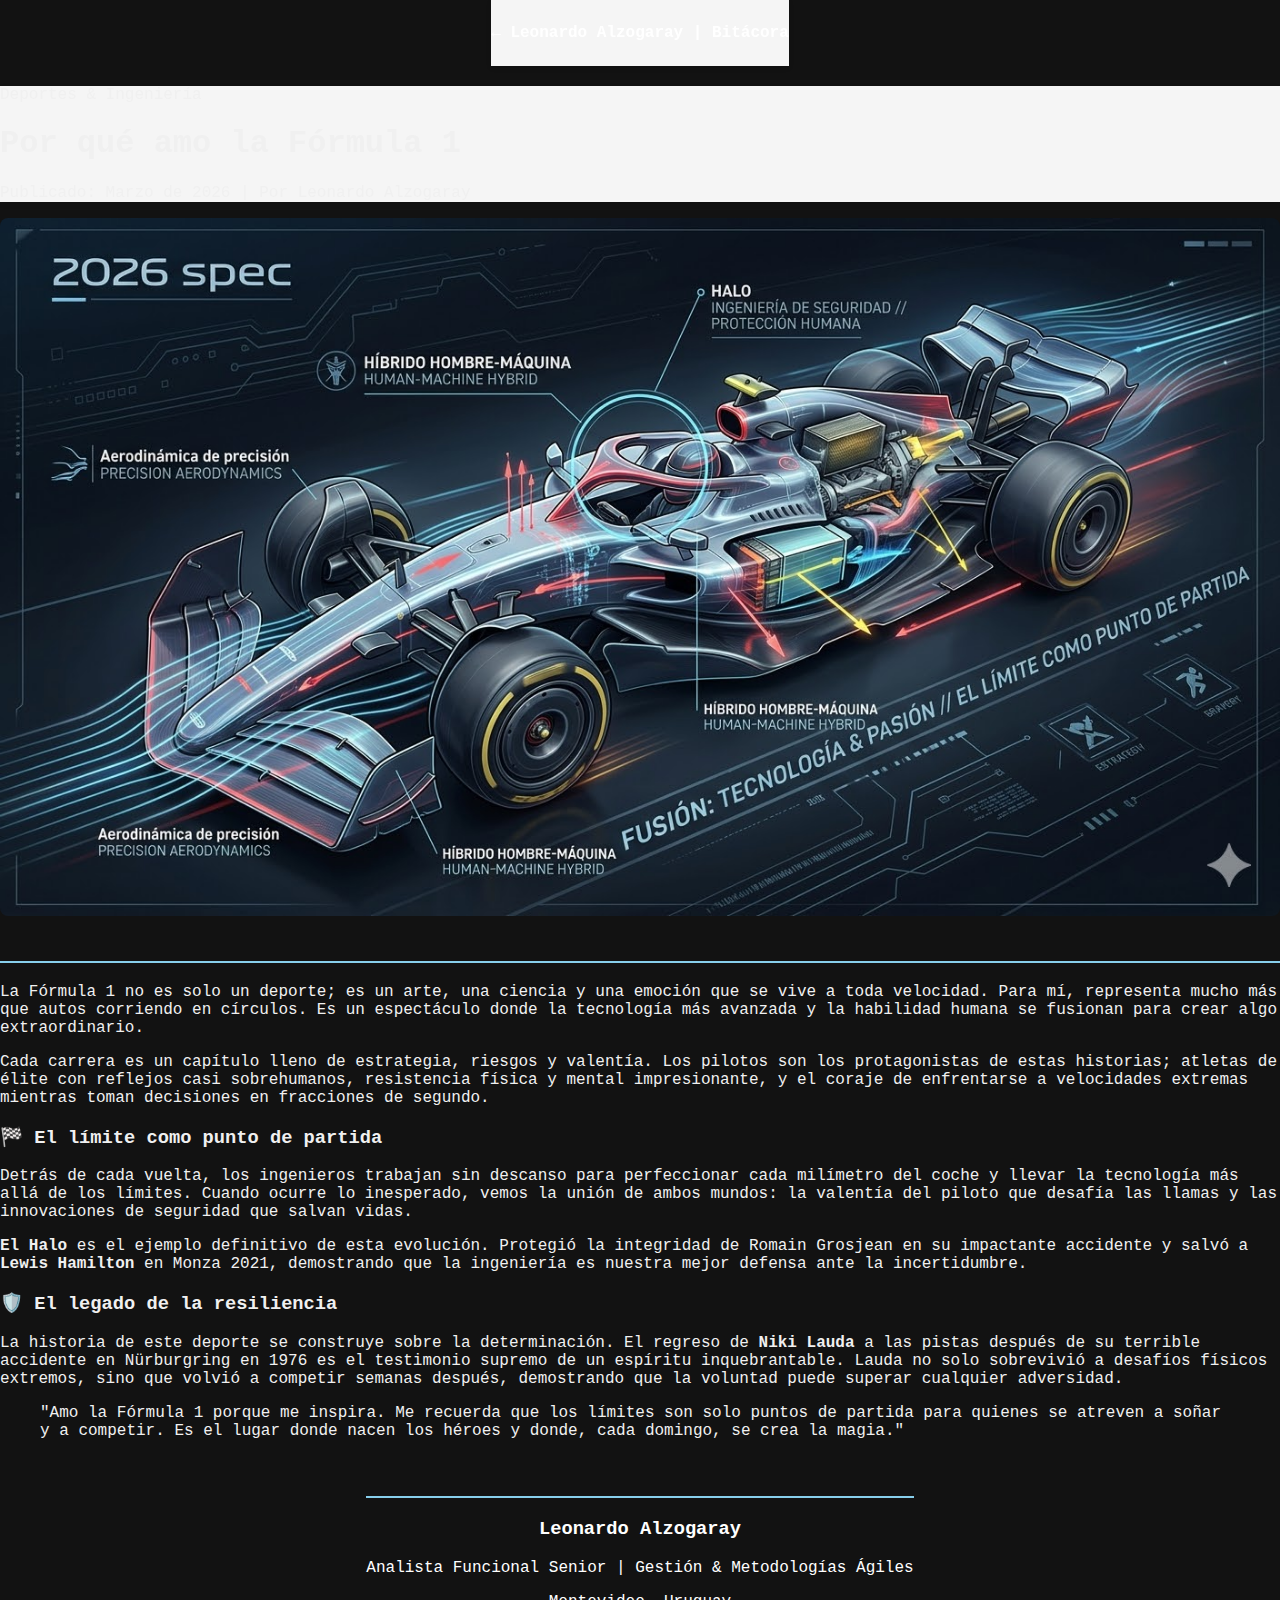
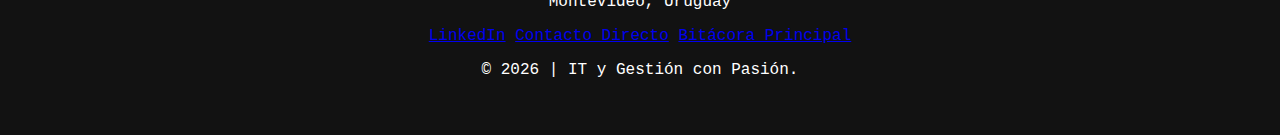
<file: notas/formula1.html>
<!DOCTYPE html>
<html lang="es">
<head>
    <meta charset="UTF-8">
    <meta name="viewport" content="width=device-width, initial-scale=1.0">
    <title>Por qué amo la Fórmula 1 | Leonardo Alzogaray</title>
    
    <link rel="stylesheet" href="../style.css">
</head>
<body>

<header class="main-header" style="padding: 1.5rem 0; margin-bottom: 20px;">
    <nav class="container">
        <a href="../index.html" style="color: white; text-decoration: none; font-weight: bold;">
            ← Leonardo Alzogaray | Bitácora
        </a>
    </nav>
</header>

    <main class="container">
      <article class="full-post passion-f1">
    <header class="post-header">
        <span class="category">Deportes & Ingeniería</span>
        <h1>Por qué amo la Fórmula 1</h1>
        <p class="post-meta">Publicado: Marzo de 2026 | Por Leonardo Alzogaray</p>
    </header>

    <img src="grafico-f1-fusion.jpg" alt="Ilustración técnica conceptual de un F1 fusionando ingeniería y pasión" class="post-featured-image" style="width: 100%; height: auto; margin-bottom: 20px; border-radius: 8px;">

    <hr class="separator">

    <section class="post-content">
        <p class="intro-text">
            La Fórmula 1 no es solo un deporte; es un arte, una ciencia y una emoción que se vive a toda velocidad. Para mí, representa mucho más que autos corriendo en círculos. Es un espectáculo donde la tecnología más avanzada y la habilidad humana se fusionan para crear algo extraordinario.
        </p>
        <p>
            Cada carrera es un capítulo lleno de estrategia, riesgos y valentía. Los pilotos son los protagonistas de estas historias; atletas de élite con reflejos casi sobrehumanos, resistencia física y mental impresionante, y el coraje de enfrentarse a velocidades extremas mientras toman decisiones en fracciones de segundo.
        </p>

        <section class="topic-section highlight-box">
            <h3>🏁 El límite como punto de partida</h3>
            <p>
                Detrás de cada vuelta, los ingenieros trabajan sin descanso para perfeccionar cada milímetro del coche y llevar la tecnología más allá de los límites. Cuando ocurre lo inesperado, vemos la unión de ambos mundos: la valentía del piloto que desafía las llamas y las innovaciones de seguridad que salvan vidas.
            </p>
            <p>
                <strong>El Halo</strong> es el ejemplo definitivo de esta evolución. Protegió la integridad de Romain Grosjean en su impactante accidente y salvó a <strong>Lewis Hamilton</strong> en Monza 2021, demostrando que la ingeniería es nuestra mejor defensa ante la incertidumbre.
            </p>
        </section>

        <section class="topic-section">
            <h3>🛡️ El legado de la resiliencia</h3>
            <p>
                La historia de este deporte se construye sobre la determinación. El regreso de <strong>Niki Lauda</strong> a las pistas después de su terrible accidente en Nürburgring en 1976 es el testimonio supremo de un espíritu inquebrantable. Lauda no solo sobrevivió a desafíos físicos extremos, sino que volvió a competir semanas después, demostrando que la voluntad puede superar cualquier adversidad.
            </p>
        </section>

        <section class="conclusion-section">
            <blockquote class="pull-quote legacy-quote">
                "Amo la Fórmula 1 porque me inspira. Me recuerda que los límites son solo puntos de partida para quienes se atreven a soñar y a competir. Es el lugar donde nacen los héroes y donde, cada domingo, se crea la magia."
            </blockquote>
        </section>
    </section>
</article>
    </main>

<footer class="post-footer container">
    <hr class="separator">
    <div class="author-box">
        <div class="author-info">
            <h3>Leonardo Alzogaray</h3>
            <p>Analista Funcional Senior | Gestión & Metodologías Ágiles</p>
            <p class="location">Montevideo, Uruguay</p>
        </div>
        <div class="author-links">
            <a href="https://www.linkedin.com/in/leonardoalzogaray/" target="_blank" rel="noopener">LinkedIn</a>
            <a href="../contacto.html">Contacto Directo</a>
            <a href="../index.html">Bitácora Principal</a>
        </div>
    </div>
    <p class="copyright">© 2026 | IT y Gestión con Pasión.</p>
</footer>

</body>
</html>
</file>
<file: css/style.css>
/* Variables: Acá controlás todo el sitio */
:root {
    --color-fondo: #ffffff;
    --color-texto: #2d3436;
    --color-acento: #0984e3; /* Azul profesional */
    --color-gris-suave: #f5f6fa;
    --fuente-titulos: 'Georgia', serif; /* Elegancia clásica para cine */
    --fuente-cuerpo: 'Segoe UI', Tahoma, Helvetica, sans-serif; /* Claridad técnica */
}

body {
    background-color: var(--color-fondo);
    color: var(--color-texto);
    font-family: var(--fuente-cuerpo);
    line-height: 1.8;
    margin: 0;
    padding: 0;
}

/* Contenedor centralizado */
.container {
    max-width: 850px;
    margin: 0 auto;
    padding: 40px 20px;
}

/* Estilo de los artículos */
.post-header h1 {
    font-family: var(--fuente-titulos);
    font-size: 2.8rem;
    margin-bottom: 0.5rem;
    color: #1a1a1a;
}

.post-meta {
    color: #636e72;
    font-size: 0.9rem;
    text-transform: uppercase;
    letter-spacing: 1px;
    border-bottom: 2px solid var(--color-acento);
    display: inline-block;
    margin-bottom: 2rem;
}

.featured-image {
    width: 100%;
    border-radius: 8px;
    margin-bottom: 2rem;
    box-shadow: 0 10px 30px rgba(0,0,0,0.1);
}

.intro-box {
    background-color: var(--color-gris-suave);
    padding: 30px;
    border-radius: 8px;
    font-style: italic;
    margin-bottom: 2rem;
}
.navbar {
    background-color: var(--color-fondo);
    border-bottom: 1px solid #eee;
    padding: 1rem 0;
    position: sticky; /* Se queda fija arriba al scrollear */
    top: 0;
    z-index: 1000;
}

.nav-container {
    max-width: 850px;
    margin: 0 auto;
    display: flex;
    justify-content: space-between;
    align-items: center;
    padding: 0 20px;
}

.logo {
    font-family: var(--fuente-titulos);
    font-size: 1.2rem;
    font-weight: bold;
    text-decoration: none;
    color: var(--color-texto);
    letter-spacing: 1px;
}

.logo span {
    color: var(--color-acento); /* Ese azul pro que elegimos */
}

.nav-links {
    list-style: none;
    display: flex;
    gap: 25px;
    margin: 0;
    padding: 0;
}

.nav-links a {
    text-decoration: none;
    color: var(--color-texto);
    font-size: 0.9rem;
    font-weight: 500;
    transition: color 0.3s;
}

.nav-links a:hover {
    color: var(--color-acento);
}

/* Ajuste para que el contenido no quede pegado a la navbar */
.container {
    padding-top: 60px;
}
/* Esto quita los puntos y pone los links en fila */
.nav-links {
    list-style: none; /* Quita los puntos negros */
    display: flex;    /* Pone los elementos en fila */
    gap: 20px;        /* Separa los links entre sí */
    margin: 0;
    padding: 0;
}

/* Esto quita el subrayado azul clásico y les da estilo pro */
.nav-links a, .logo {
    text-decoration: none;
    color: #2d3436; /* Un gris casi negro, más elegante */
    font-family: sans-serif;
    font-weight: 500;
}

/* Para que el logo y el menú estén en la misma línea */
.nav-container {
    display: flex;
    justify-content: space-between; /* Manda el logo a la izquierda y el menú a la derecha */
    align-items: center;
    max-width: 850px;
    margin: 0 auto;
    padding: 10px 20px;
}
/* Contenedor del cuerpo del post */
.post-body {
    max-width: 750px; /* Un poco más angosto que el header para mejor lectura */
    margin: 0 auto;
    padding-bottom: 80px;
}

/* Caja de intro con el borde azul de acento */
.personal-intro {
    border-left: 4px solid var(--color-acento);
    padding-left: 25px;
    margin: 40px 0;
    font-style: italic;
    color: #444;
}

.article-text h3 {
    font-family: var(--fuente-titulos);
    font-size: 1.8rem;
    margin-top: 40px;
    color: #1a1a1a;
}

/* La cita de Hedy */
.fancy-quote {
    font-family: var(--fuente-titulos);
    font-size: 1.5rem;
    text-align: center;
    margin: 50px 0;
    color: #2c3e50;
    line-height: 1.4;
}

.fancy-quote span {
    display: block;
    font-size: 0.9rem;
    font-family: var(--fuente-cuerpo);
    text-transform: uppercase;
    margin-top: 15px;
    color: #7f8c8d;
    letter-spacing: 2px;
}

/* Lista técnica */
.tech-highlights {
    background: #f9f9f9;
    padding: 30px 40px;
    border-radius: 8px;
    list-style: none;
}

.tech-highlights li {
    margin-bottom: 15px;
}

.tech-highlights li strong {
    color: var(--color-acento);
}

.post-footer {
    text-align: center;
    margin-top: 60px;
    padding-top: 30px;
    border-top: 1px solid #eee;
    font-weight: bold;
}
/* Ajustamos la altura de la imagen en la card */
.card-image img {
    width: 100%;
    height: 160px; /* Bajamos de 200px a 160px para que sea más sutil */
    object-fit: cover; /* Esto evita que la imagen se deforme */
    transition: transform 0.5s ease;
}

/* Reducimos el padding del contenido para que la card sea más compacta */
.card-content {
    padding: 15px 20px;
}

/* Hacemos que el título de la card sea un poco más pequeño */
.card-content h3 {
    font-family: var(--fuente-titulos);
    font-size: 1.2rem;
    margin: 10px 0;
    line-height: 1.3;
}

/* Opcional: un efecto de zoom suave cuando pasas el mouse */
.article-card:hover .card-image img {
    transform: scale(1.05);
}
</file>
<file: style.css>
body {
  font-family: 'Source Code Pro', monospace;
  background-color: #121212; /* Cambia el color de fondo a un tono oscuro */
  color: #f0f0f0;
  margin: 0;
  padding: 0;
  display: flex;
  flex-direction: column;
  align-items: center;
  min-height: 100vh; /* Asegura que el contenido ocupe toda la altura de la pantalla */
  display: flex;
}
.intro {
  text-align: center;
  margin-top: 50px;
}

.typewriter {
  overflow: hidden;
  border-right: 2px solid #00ffcc;
  white-space: nowrap;
  animation: typing 3s steps(30, end), blink 0.75s step-end infinite;
  font-family: 'Source Code Pro', monospace; /* Aplica la fuente */
  font-size: 3vw;
}

@keyframes typing {
  from {
	width: 0;
  }
  to {
	width: 100%;
  }
}

@keyframes blink {
  50% {
	border-color: transparent;
  }
}

button {
  margin-top: 30px;
  padding: 10px 20px;
  font-family: 'Source Code Pro', monospace; /* Aplica la fuente */
  font-size: 1.1rem;
  background-color: #4e54c8;
  color: #fff;
  border: none;
  border-radius: 5px;
  cursor: pointer;
}
@media (max-width: 600px) {
  .intro p {
    font-size: 6vw;
  }
  button {
    width: 100%;
  }
}
.intro {
  padding: 10px;
  text-align: center;
}
.menu ul {
  display: flex;
  justify-content: center;
  gap: 1rem;
  list-style: none;
  padding: 0;
  margin: 0;
}

.menu li a {
  text-decoration: none;
  padding: 0.5rem 1rem;
  font-weight: bold;
  color: #333;
}
html {
  scroll-behavior: smooth;
}

.menu {
  background-color: #f5f5f5;
  box-shadow: 0 2px 4px rgba(0,0,0,0.1);
}

.menu ul {
  display: flex;
  flex-wrap: wrap;
  justify-content: center;
  padding: 1rem;
  list-style: none;
  margin: 0;
  gap: 1rem;
}

.menu a {
  text-decoration: none;
  padding: 0.5rem 1rem;
  border-radius: 5px;
  color: #333;
  font-weight: bold;
  transition: background 0.3s, color 0.3s;
}

.menu a:hover {
  background-color: #333;
  color: #fff;
}
@media (max-width: 600px) {
  .menu ul {
    flex-direction: column;
    align-items: center;
  }
}
header {
  position: sticky;
  top: 0;
  z-index: 100;
  background-color: #f5f5f5;
}
header {
  box-shadow: 0 2px 5px rgba(0, 0, 0, 0.1);
}
html {
  scroll-behavior: smooth;
}

body {
  margin: 0;
  font-family: 'Source Code Pro', monospace;
}

header {
  position: sticky;
  top: 0;
  z-index: 100;
  background-color: #f5f5f5;
  box-shadow: 0 2px 5px rgba(0, 0, 0, 0.1);
}

.menu ul {
  display: flex;
  justify-content: center;
  flex-wrap: wrap;
  list-style: none;
  padding: 1rem;
  margin: 0;
  gap: 1rem;
}

.menu a {
  text-decoration: none;
  color: #333;
  font-weight: bold;
  padding: 0.5rem 1rem;
  border-radius: 5px;
  transition: background 0.3s, color 0.3s;
}

.menu a:hover {
  background-color: #8f94fb;
  color: #fff;
}

/* Hero */
.hero {
  min-height: 100vh;
  background: linear-gradient(135deg, #4e54c8, #8f94fb);
  color: white;
  display: flex;
  align-items: center;
  justify-content: center;
  text-align: center;
  padding: 2rem;
}

.contenido-hero h1 {
  font-size: 3rem;
  margin-bottom: 1rem;
}

.contenido-hero p {
  font-size: 1.2rem;
  margin-bottom: 2rem;
  max-width: 600px;
  margin: 0 auto;
}

.boton-accion {
  background-color: white;
  color: #4e54c8;
  padding: 0.75rem 1.5rem;
  text-decoration: none;
  font-weight: bold;
  border-radius: 5px;
  transition: background 0.3s, color 0.3s;
}

.boton-accion:hover {
  background-color: #333;
  color: white;
}

footer {
  text-align: center;
  padding: 1rem;
  background-color: #f5f5f5;
  color: #555;
}
.contenido-hero {
  display: flex;
  flex-direction: column;
  align-items: center;
  gap: 1.5rem; /* O el valor que te guste */
}
/* Logs */
#logs {
  background-color: #f9f9f9;
  padding: 4rem 1rem;
  text-align: center;
}

#logs h2 {
  color: #333;
  margin-bottom: 2rem;
  font-size: 2.2rem;
}

.timeline {
  display: flex;
  flex-direction: column;
  gap: 20px; /* Espaciado entre los elementos */
}

.log-item {
  display: flex;
  align-items: flex-start; /* Alinea los elementos en la parte superior */
  gap: 10px; /* Espaciado entre la fecha y el texto */
}

.log-fecha {
  font-weight: bold;
  color: #00ffcc; /* Color destacado para la fecha */
  flex-shrink: 0; /* Evita que la fecha se reduzca */
}
.log-item p {
  margin: 0; /* Elimina márgenes innecesarios */
  flex-grow: 1; /* Permite que el texto ocupe el espacio restante */
  color: #333; /* Color del texto */
}
.scroll-up {
  position: fixed;
  bottom: 30px;
  right: 30px;
  background: #87CEEB;
  color: white;
  padding: 0.75rem 1rem;
  border-radius: 50%;
  font-size: 1.5rem;
  text-decoration: none;
  font-weight: bold;
  box-shadow: 0 4px 10px rgba(0,0,0,0.2);
  transition: background 0.3s, transform 0.3s;
  z-index: 999;
}
.scroll-up:hover {
  background: #00BFFF;
  transform: translateY(-3px);
}
.log-container {
  display: flex;
  align-items: center;
}
@media (max-width: 768px) {
  .log-fecha {
    position: static;
    text-align: left;
    margin-left: 0;
  }
}
.nota {
  font-style: italic;
  color: #555;
  font-size: 0.9rem;
  margin-top: 10px;
}
.contact-info {
  margin-top: 20px;
  margin-bottom: 20px; /* Ajusta según lo que necesites */
}
body {
  display: flex;
  flex-direction: column;
  min-height: 100vh; /* Ocupa toda la altura de la pantalla */
}

.redes {
  flex-grow: 1; /* Expande el contenedor para separar el footer */
  display: flex;
  flex-direction: column; /* Organiza los enlaces en vertical */
  align-items: center;
  justify-content: center;
  padding: 20px;
}
footer {
  background-color: #121212;
  color: #fff;
  padding: 20px;
  text-align: center;
}
hr {
  border: none;
  height: 2px;
  background-color: #87CEEB; /* Color de la línea */
  margin: 20px 0; /* Espaciado arriba y abajo */
}
.redes {
  display: flex;
  flex-direction: row; /* Alternativamente 'column' */
  align-items: center;
  gap: 15px; /* Espacio entre los botones */
  padding: 20px;
}
.redes {
  display: flex;
  flex-wrap: wrap; /* Permite que los elementos se ajusten en pantallas más pequeñas */
  justify-content: center;
  gap: 10px;
}
.boton-contacto {
  padding: 10px 20px;
  font-size: 1.2em;
  border-radius: 5px;
}
#contacto {
  transition: background-color 0.8s ease, color 0.8s ease;
}
#contacto {
  padding: 20px 40px; /* 20px arriba y abajo, 40px izquierda y derecha */
  transition: background-color 0.8s ease, color 0.8s ease;
}
</file>
